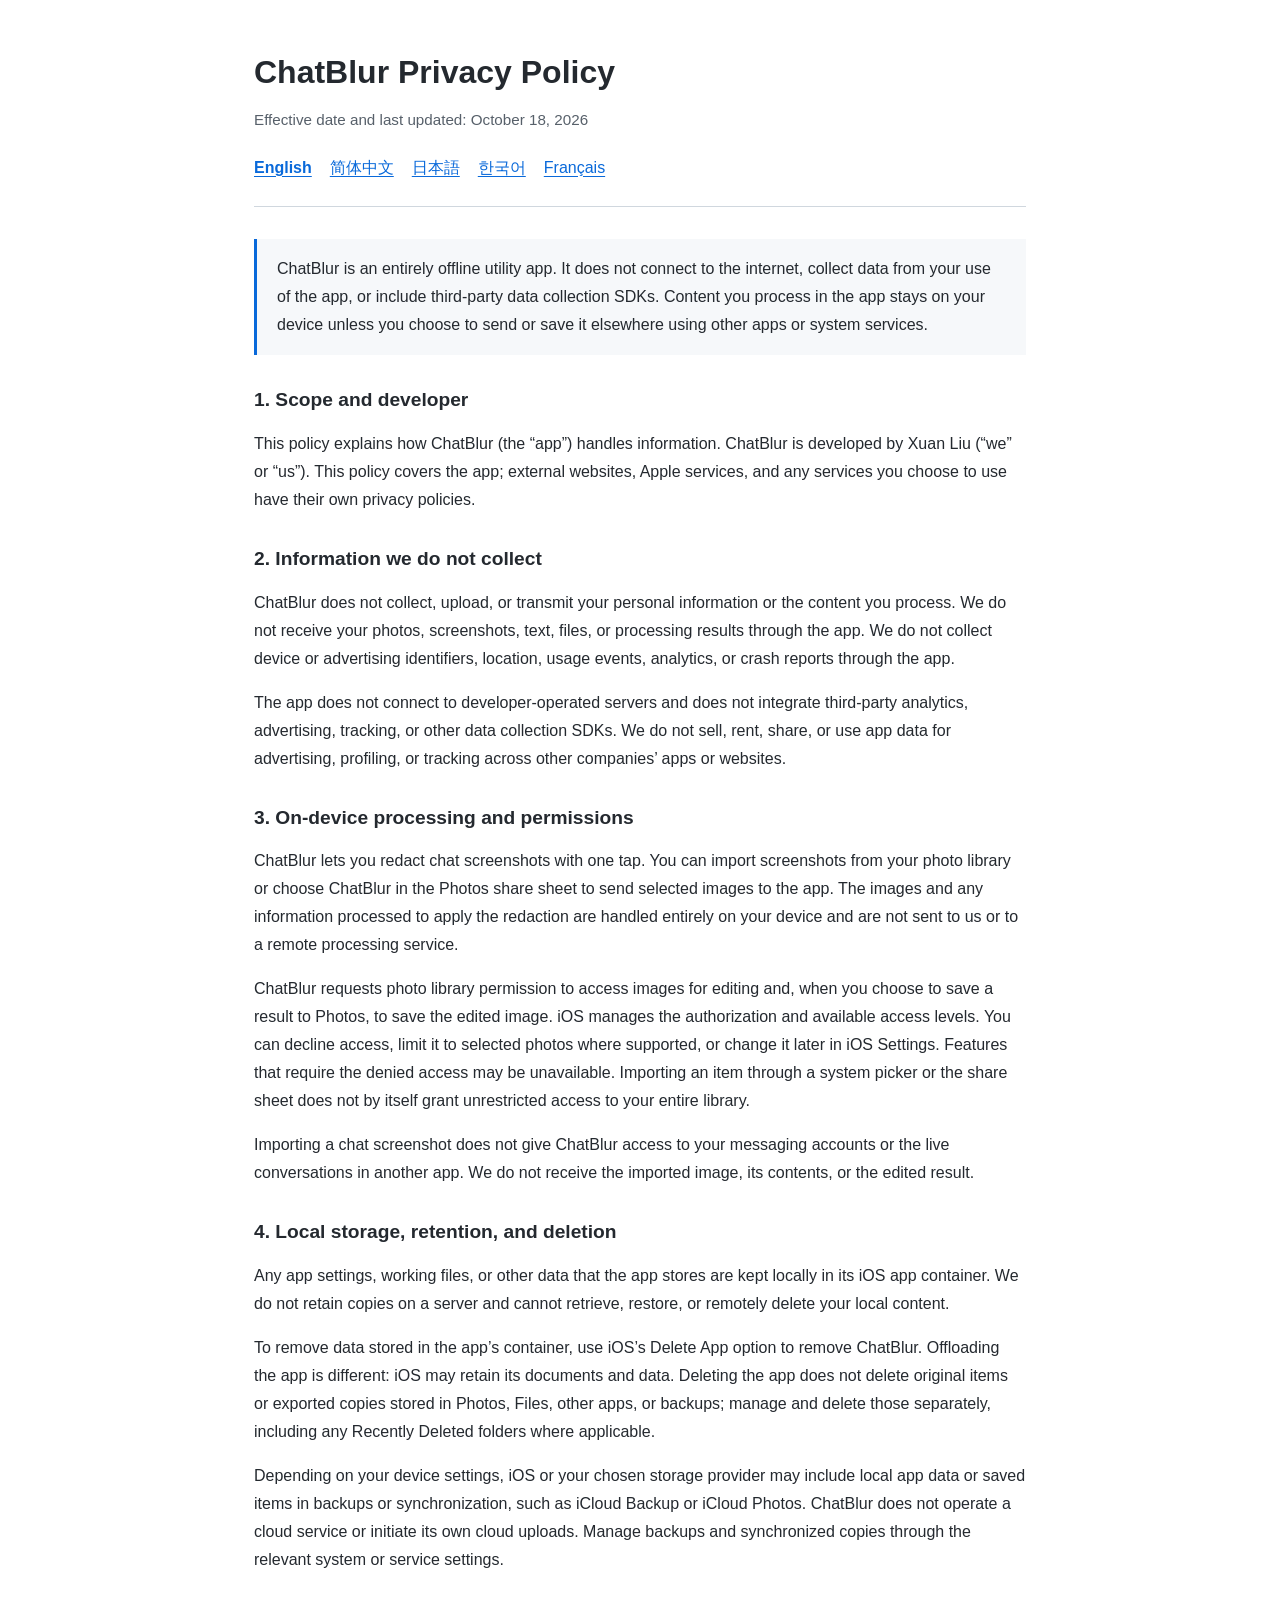
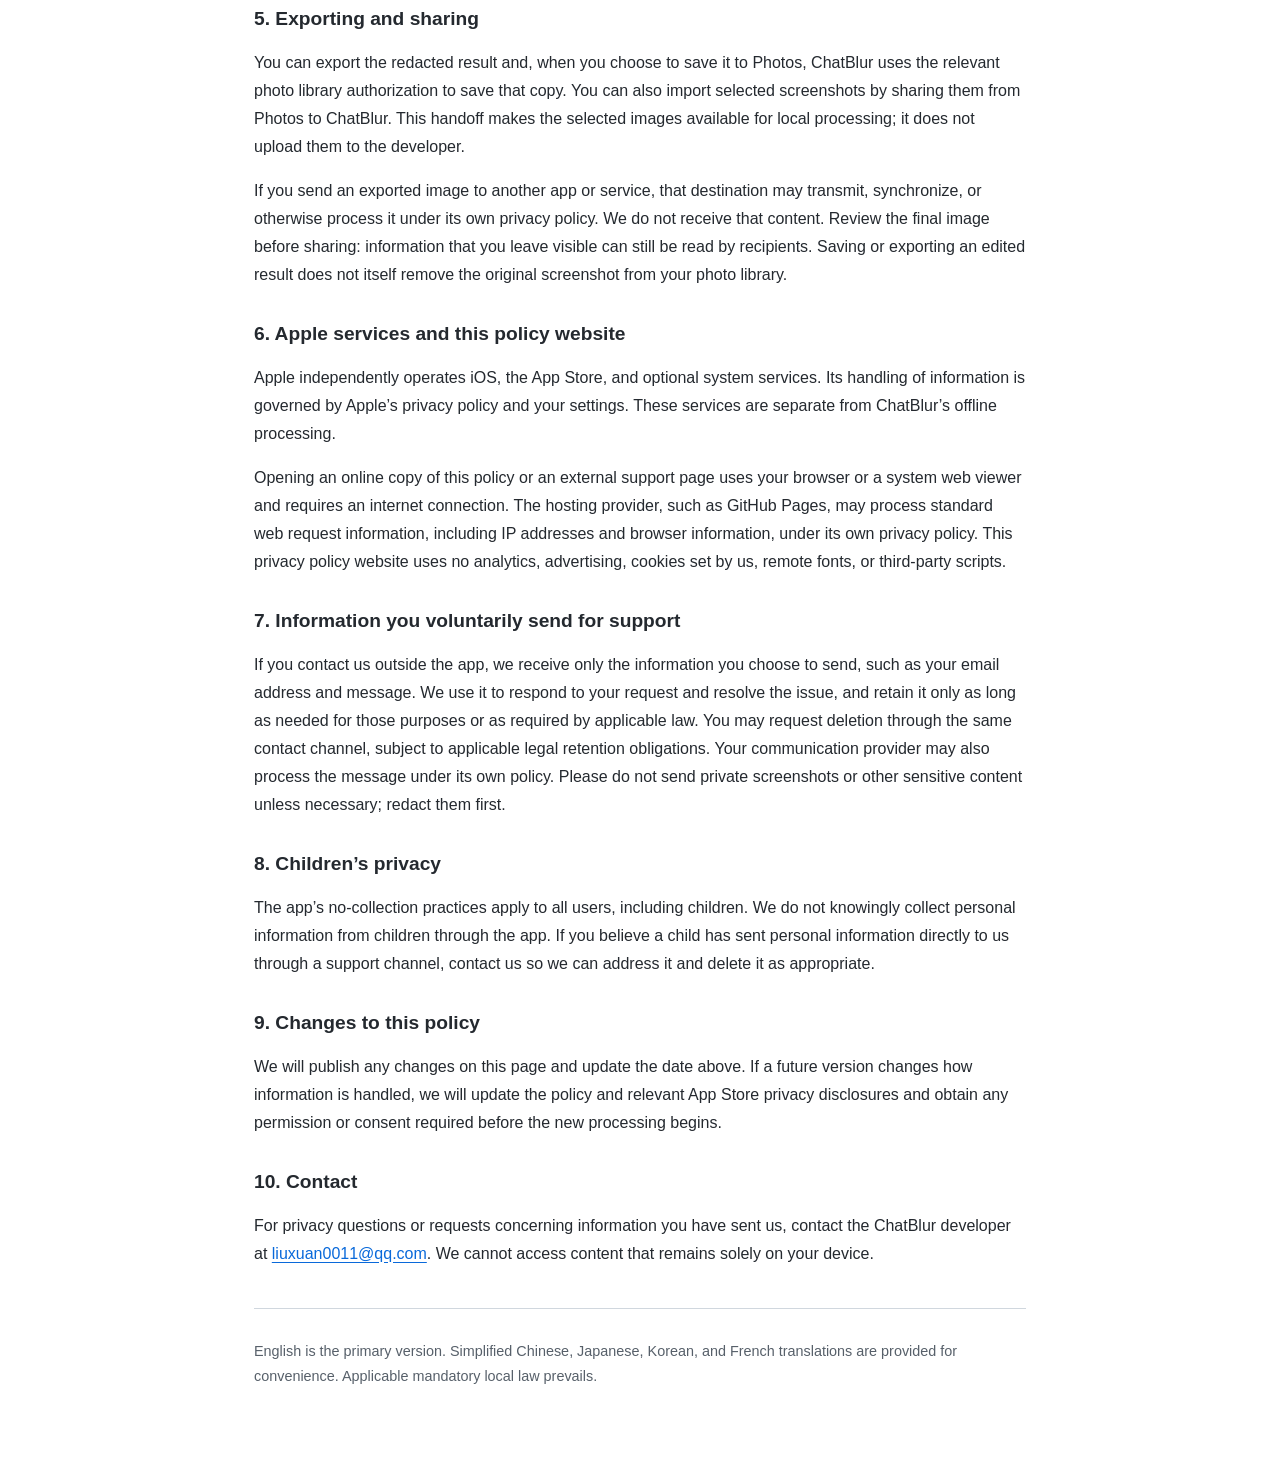
<file: ChatBlur/index.html>
<!doctype html>
<html lang="en">
<head>
<meta charset="utf-8">
<meta name="viewport" content="width=device-width, initial-scale=1">
<meta name="description" content="ChatBlur is an entirely offline utility app. It does not connect to the internet, collect data from your use of the app, or include third-party data collection SDKs. Content you process in the app stays on your device unless you choose to send or save it elsewhere using other apps or system services.">
<title>ChatBlur Privacy Policy</title>
<link rel="stylesheet" href="styles.css">
<link rel="alternate" hreflang="en" href="index.html">
<link rel="alternate" hreflang="zh-Hans" href="zh-Hans.html">
<link rel="alternate" hreflang="ja" href="ja.html">
<link rel="alternate" hreflang="ko" href="ko.html">
<link rel="alternate" hreflang="fr" href="fr.html">
<link rel="alternate" hreflang="x-default" href="index.html">
</head>
<body>
<header>
<h1>ChatBlur Privacy Policy</h1>
<p class="meta">Effective date and last updated: October 18, 2026</p>
<nav aria-label="Language / 语言 / 言語 / 언어 / Langue">
<a href="index.html" lang="en" hreflang="en" aria-current="page">English</a>
<a href="zh-Hans.html" lang="zh-Hans" hreflang="zh-Hans">简体中文</a>
<a href="ja.html" lang="ja" hreflang="ja">日本語</a>
<a href="ko.html" lang="ko" hreflang="ko">한국어</a>
<a href="fr.html" lang="fr" hreflang="fr">Français</a>
</nav>
</header>
<main>
<p class="summary">ChatBlur is an entirely offline utility app. It does not connect to the internet, collect data from your use of the app, or include third-party data collection SDKs. Content you process in the app stays on your device unless you choose to send or save it elsewhere using other apps or system services.</p>
<section>
<h2>1. Scope and developer</h2>
<p>This policy explains how ChatBlur (the “app”) handles information. ChatBlur is developed by Xuan Liu (“we” or “us”). This policy covers the app; external websites, Apple services, and any services you choose to use have their own privacy policies.</p>
</section>
<section>
<h2>2. Information we do not collect</h2>
<p>ChatBlur does not collect, upload, or transmit your personal information or the content you process. We do not receive your photos, screenshots, text, files, or processing results through the app. We do not collect device or advertising identifiers, location, usage events, analytics, or crash reports through the app.</p>
<p>The app does not connect to developer-operated servers and does not integrate third-party analytics, advertising, tracking, or other data collection SDKs. We do not sell, rent, share, or use app data for advertising, profiling, or tracking across other companies’ apps or websites.</p>
</section>
<section>
<h2>3. On-device processing and permissions</h2>
<p>ChatBlur lets you redact chat screenshots with one tap. You can import screenshots from your photo library or choose ChatBlur in the Photos share sheet to send selected images to the app. The images and any information processed to apply the redaction are handled entirely on your device and are not sent to us or to a remote processing service.</p>
<p>ChatBlur requests photo library permission to access images for editing and, when you choose to save a result to Photos, to save the edited image. iOS manages the authorization and available access levels. You can decline access, limit it to selected photos where supported, or change it later in iOS Settings. Features that require the denied access may be unavailable. Importing an item through a system picker or the share sheet does not by itself grant unrestricted access to your entire library.</p>
<p>Importing a chat screenshot does not give ChatBlur access to your messaging accounts or the live conversations in another app. We do not receive the imported image, its contents, or the edited result.</p>
</section>
<section>
<h2>4. Local storage, retention, and deletion</h2>
<p>Any app settings, working files, or other data that the app stores are kept locally in its iOS app container. We do not retain copies on a server and cannot retrieve, restore, or remotely delete your local content.</p>
<p>To remove data stored in the app’s container, use iOS’s Delete App option to remove ChatBlur. Offloading the app is different: iOS may retain its documents and data. Deleting the app does not delete original items or exported copies stored in Photos, Files, other apps, or backups; manage and delete those separately, including any Recently Deleted folders where applicable.</p>
<p>Depending on your device settings, iOS or your chosen storage provider may include local app data or saved items in backups or synchronization, such as iCloud Backup or iCloud Photos. ChatBlur does not operate a cloud service or initiate its own cloud uploads. Manage backups and synchronized copies through the relevant system or service settings.</p>
</section>
<section>
<h2>5. Exporting and sharing</h2>
<p>You can export the redacted result and, when you choose to save it to Photos, ChatBlur uses the relevant photo library authorization to save that copy. You can also import selected screenshots by sharing them from Photos to ChatBlur. This handoff makes the selected images available for local processing; it does not upload them to the developer.</p>
<p>If you send an exported image to another app or service, that destination may transmit, synchronize, or otherwise process it under its own privacy policy. We do not receive that content. Review the final image before sharing: information that you leave visible can still be read by recipients. Saving or exporting an edited result does not itself remove the original screenshot from your photo library.</p>
</section>
<section>
<h2>6. Apple services and this policy website</h2>
<p>Apple independently operates iOS, the App Store, and optional system services. Its handling of information is governed by Apple’s privacy policy and your settings. These services are separate from ChatBlur’s offline processing.</p>
<p>Opening an online copy of this policy or an external support page uses your browser or a system web viewer and requires an internet connection. The hosting provider, such as GitHub Pages, may process standard web request information, including IP addresses and browser information, under its own privacy policy. This privacy policy website uses no analytics, advertising, cookies set by us, remote fonts, or third-party scripts.</p>
</section>
<section>
<h2>7. Information you voluntarily send for support</h2>
<p>If you contact us outside the app, we receive only the information you choose to send, such as your email address and message. We use it to respond to your request and resolve the issue, and retain it only as long as needed for those purposes or as required by applicable law. You may request deletion through the same contact channel, subject to applicable legal retention obligations. Your communication provider may also process the message under its own policy. Please do not send private screenshots or other sensitive content unless necessary; redact them first.</p>
</section>
<section>
<h2>8. Children’s privacy</h2>
<p>The app’s no-collection practices apply to all users, including children. We do not knowingly collect personal information from children through the app. If you believe a child has sent personal information directly to us through a support channel, contact us so we can address it and delete it as appropriate.</p>
</section>
<section>
<h2>9. Changes to this policy</h2>
<p>We will publish any changes on this page and update the date above. If a future version changes how information is handled, we will update the policy and relevant App Store privacy disclosures and obtain any permission or consent required before the new processing begins.</p>
</section>
<section>
<h2>10. Contact</h2>
<p>For privacy questions or requests concerning information you have sent us, contact the ChatBlur developer at <a href="mailto:liuxuan0011@qq.com">liuxuan0011@qq.com</a>. We cannot access content that remains solely on your device.</p>
</section>
</main>
<footer><p>English is the primary version. Simplified Chinese, Japanese, Korean, and French translations are provided for convenience. Applicable mandatory local law prevails.</p></footer>
</body>
</html>
</file>
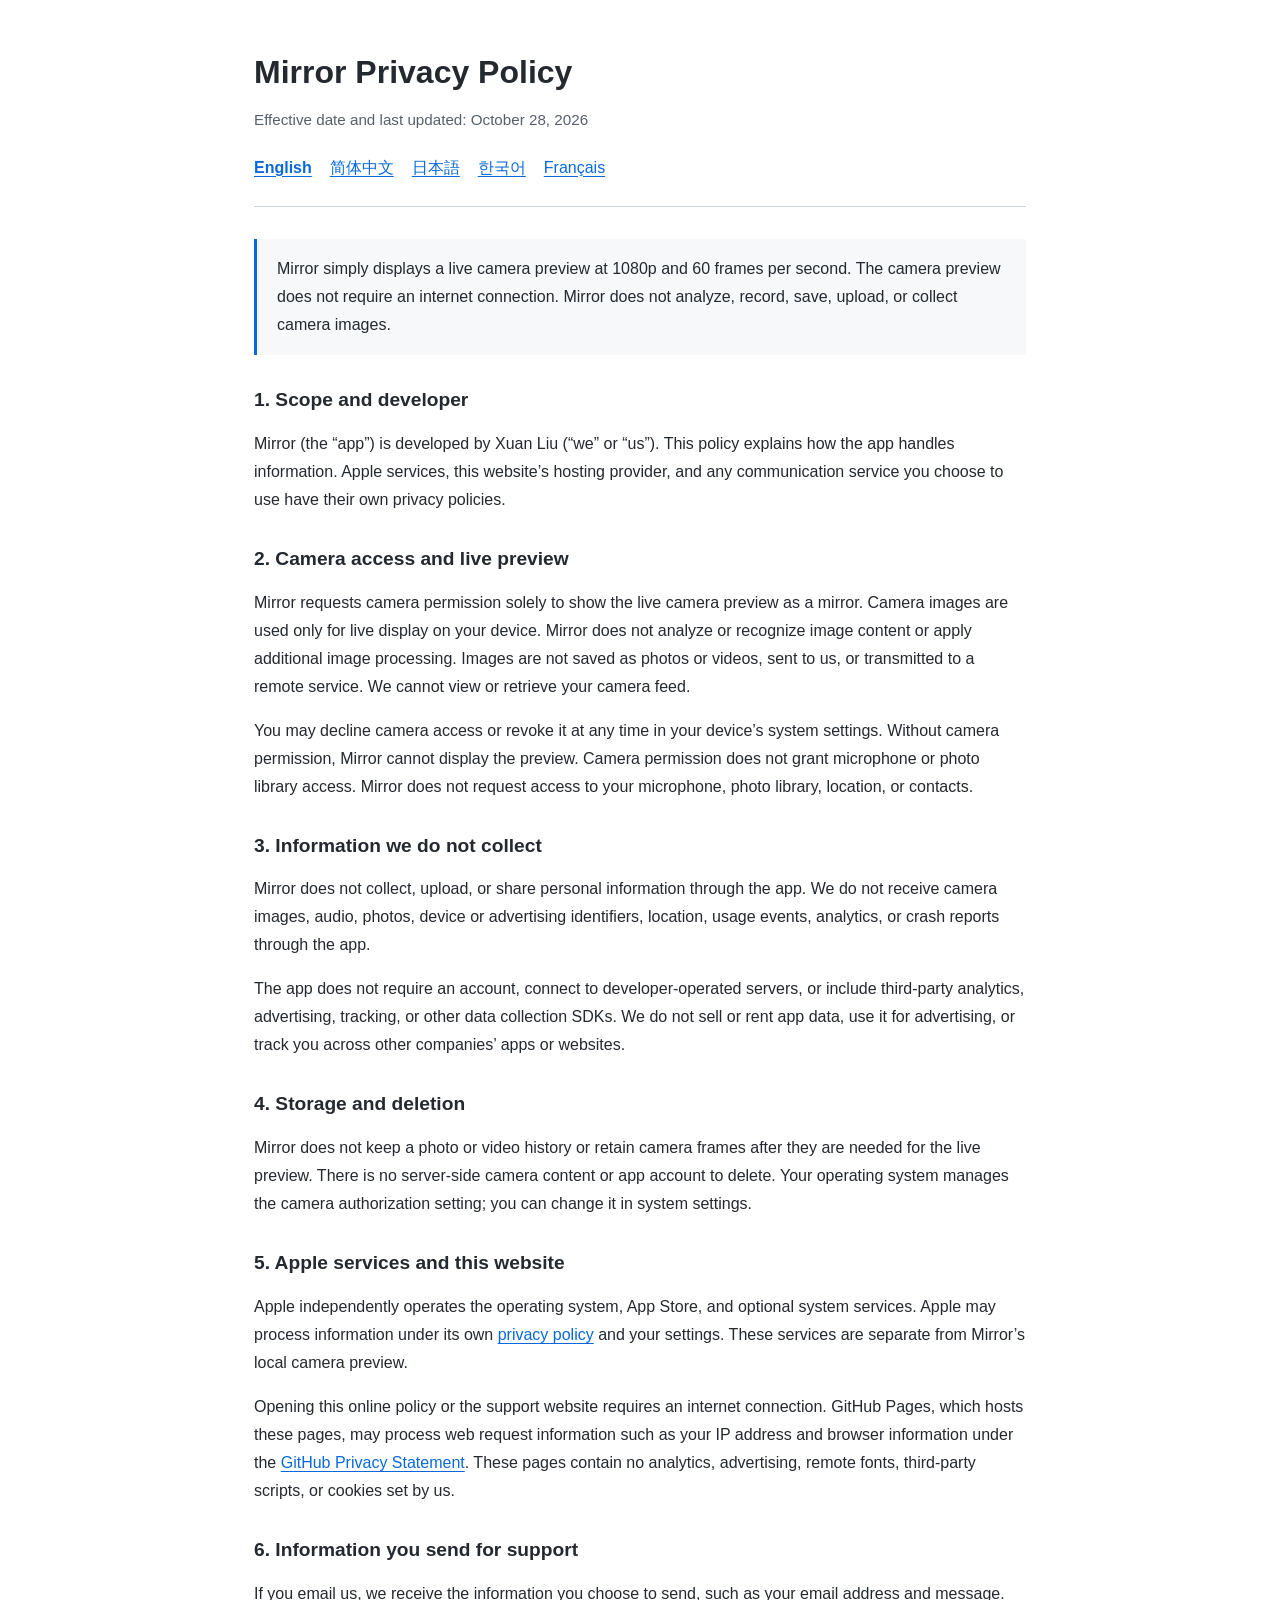
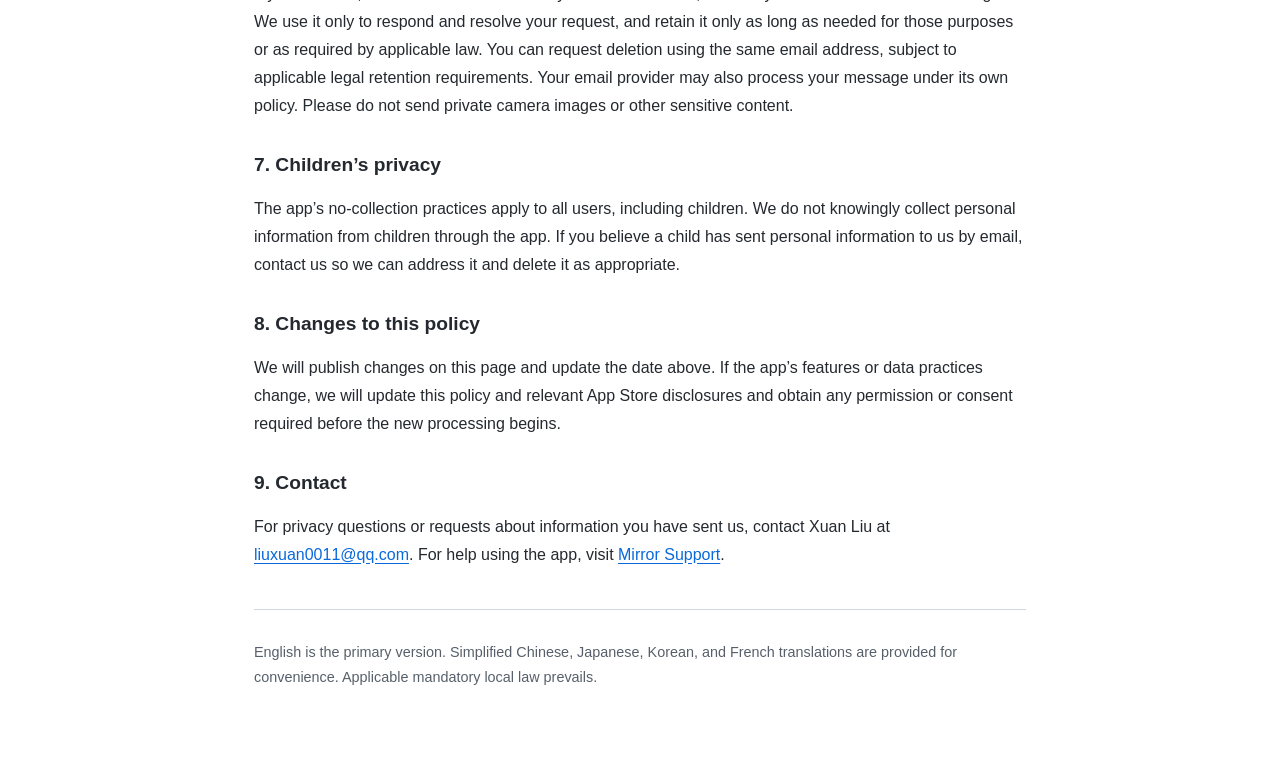
<file: Mirror/index.html>
<!doctype html>
<html lang="en">
<head>
<meta charset="utf-8">
<meta name="viewport" content="width=device-width, initial-scale=1">
<meta name="description" content="Mirror displays a 1080p, 60 fps live camera preview. It does not analyze, record, save, upload, or collect camera images.">
<title>Mirror Privacy Policy</title>
<link rel="stylesheet" href="styles.css">
<link rel="alternate" hreflang="en" href="index.html">
<link rel="alternate" hreflang="zh-Hans" href="zh-Hans.html">
<link rel="alternate" hreflang="ja" href="ja.html">
<link rel="alternate" hreflang="ko" href="ko.html">
<link rel="alternate" hreflang="fr" href="fr.html">
<link rel="alternate" hreflang="x-default" href="index.html">
</head>
<body>
<header>
<h1>Mirror Privacy Policy</h1>
<p class="meta">Effective date and last updated: October 28, 2026</p>
<nav aria-label="Language / 语言 / 言語 / 언어 / Langue">
<a href="index.html" lang="en" hreflang="en" aria-current="page">English</a>
<a href="zh-Hans.html" lang="zh-Hans" hreflang="zh-Hans">简体中文</a>
<a href="ja.html" lang="ja" hreflang="ja">日本語</a>
<a href="ko.html" lang="ko" hreflang="ko">한국어</a>
<a href="fr.html" lang="fr" hreflang="fr">Français</a>
</nav>
</header>
<main>
<p class="summary">Mirror simply displays a live camera preview at 1080p and 60 frames per second. The camera preview does not require an internet connection. Mirror does not analyze, record, save, upload, or collect camera images.</p>
<section>
<h2>1. Scope and developer</h2>
<p>Mirror (the “app”) is developed by Xuan Liu (“we” or “us”). This policy explains how the app handles information. Apple services, this website’s hosting provider, and any communication service you choose to use have their own privacy policies.</p>
</section>
<section>
<h2>2. Camera access and live preview</h2>
<p>Mirror requests camera permission solely to show the live camera preview as a mirror. Camera images are used only for live display on your device. Mirror does not analyze or recognize image content or apply additional image processing. Images are not saved as photos or videos, sent to us, or transmitted to a remote service. We cannot view or retrieve your camera feed.</p>
<p>You may decline camera access or revoke it at any time in your device’s system settings. Without camera permission, Mirror cannot display the preview. Camera permission does not grant microphone or photo library access. Mirror does not request access to your microphone, photo library, location, or contacts.</p>
</section>
<section>
<h2>3. Information we do not collect</h2>
<p>Mirror does not collect, upload, or share personal information through the app. We do not receive camera images, audio, photos, device or advertising identifiers, location, usage events, analytics, or crash reports through the app.</p>
<p>The app does not require an account, connect to developer-operated servers, or include third-party analytics, advertising, tracking, or other data collection SDKs. We do not sell or rent app data, use it for advertising, or track you across other companies’ apps or websites.</p>
</section>
<section>
<h2>4. Storage and deletion</h2>
<p>Mirror does not keep a photo or video history or retain camera frames after they are needed for the live preview. There is no server-side camera content or app account to delete. Your operating system manages the camera authorization setting; you can change it in system settings.</p>
</section>
<section>
<h2>5. Apple services and this website</h2>
<p>Apple independently operates the operating system, App Store, and optional system services. Apple may process information under its own <a href="https://www.apple.com/legal/privacy/">privacy policy</a> and your settings. These services are separate from Mirror’s local camera preview.</p>
<p>Opening this online policy or the support website requires an internet connection. GitHub Pages, which hosts these pages, may process web request information such as your IP address and browser information under the <a href="https://docs.github.com/en/site-policy/privacy-policies/github-general-privacy-statement">GitHub Privacy Statement</a>. These pages contain no analytics, advertising, remote fonts, third-party scripts, or cookies set by us.</p>
</section>
<section>
<h2>6. Information you send for support</h2>
<p>If you email us, we receive the information you choose to send, such as your email address and message. We use it only to respond and resolve your request, and retain it only as long as needed for those purposes or as required by applicable law. You can request deletion using the same email address, subject to applicable legal retention requirements. Your email provider may also process your message under its own policy. Please do not send private camera images or other sensitive content.</p>
</section>
<section>
<h2>7. Children’s privacy</h2>
<p>The app’s no-collection practices apply to all users, including children. We do not knowingly collect personal information from children through the app. If you believe a child has sent personal information to us by email, contact us so we can address it and delete it as appropriate.</p>
</section>
<section>
<h2>8. Changes to this policy</h2>
<p>We will publish changes on this page and update the date above. If the app’s features or data practices change, we will update this policy and relevant App Store disclosures and obtain any permission or consent required before the new processing begins.</p>
</section>
<section>
<h2>9. Contact</h2>
<p>For privacy questions or requests about information you have sent us, contact Xuan Liu at <a href="mailto:liuxuan0011@qq.com">liuxuan0011@qq.com</a>. For help using the app, visit <a href="support.html">Mirror Support</a>.</p>
</section>
</main>
<footer><p>English is the primary version. Simplified Chinese, Japanese, Korean, and French translations are provided for convenience. Applicable mandatory local law prevails.</p></footer>
</body>
</html>
</file>
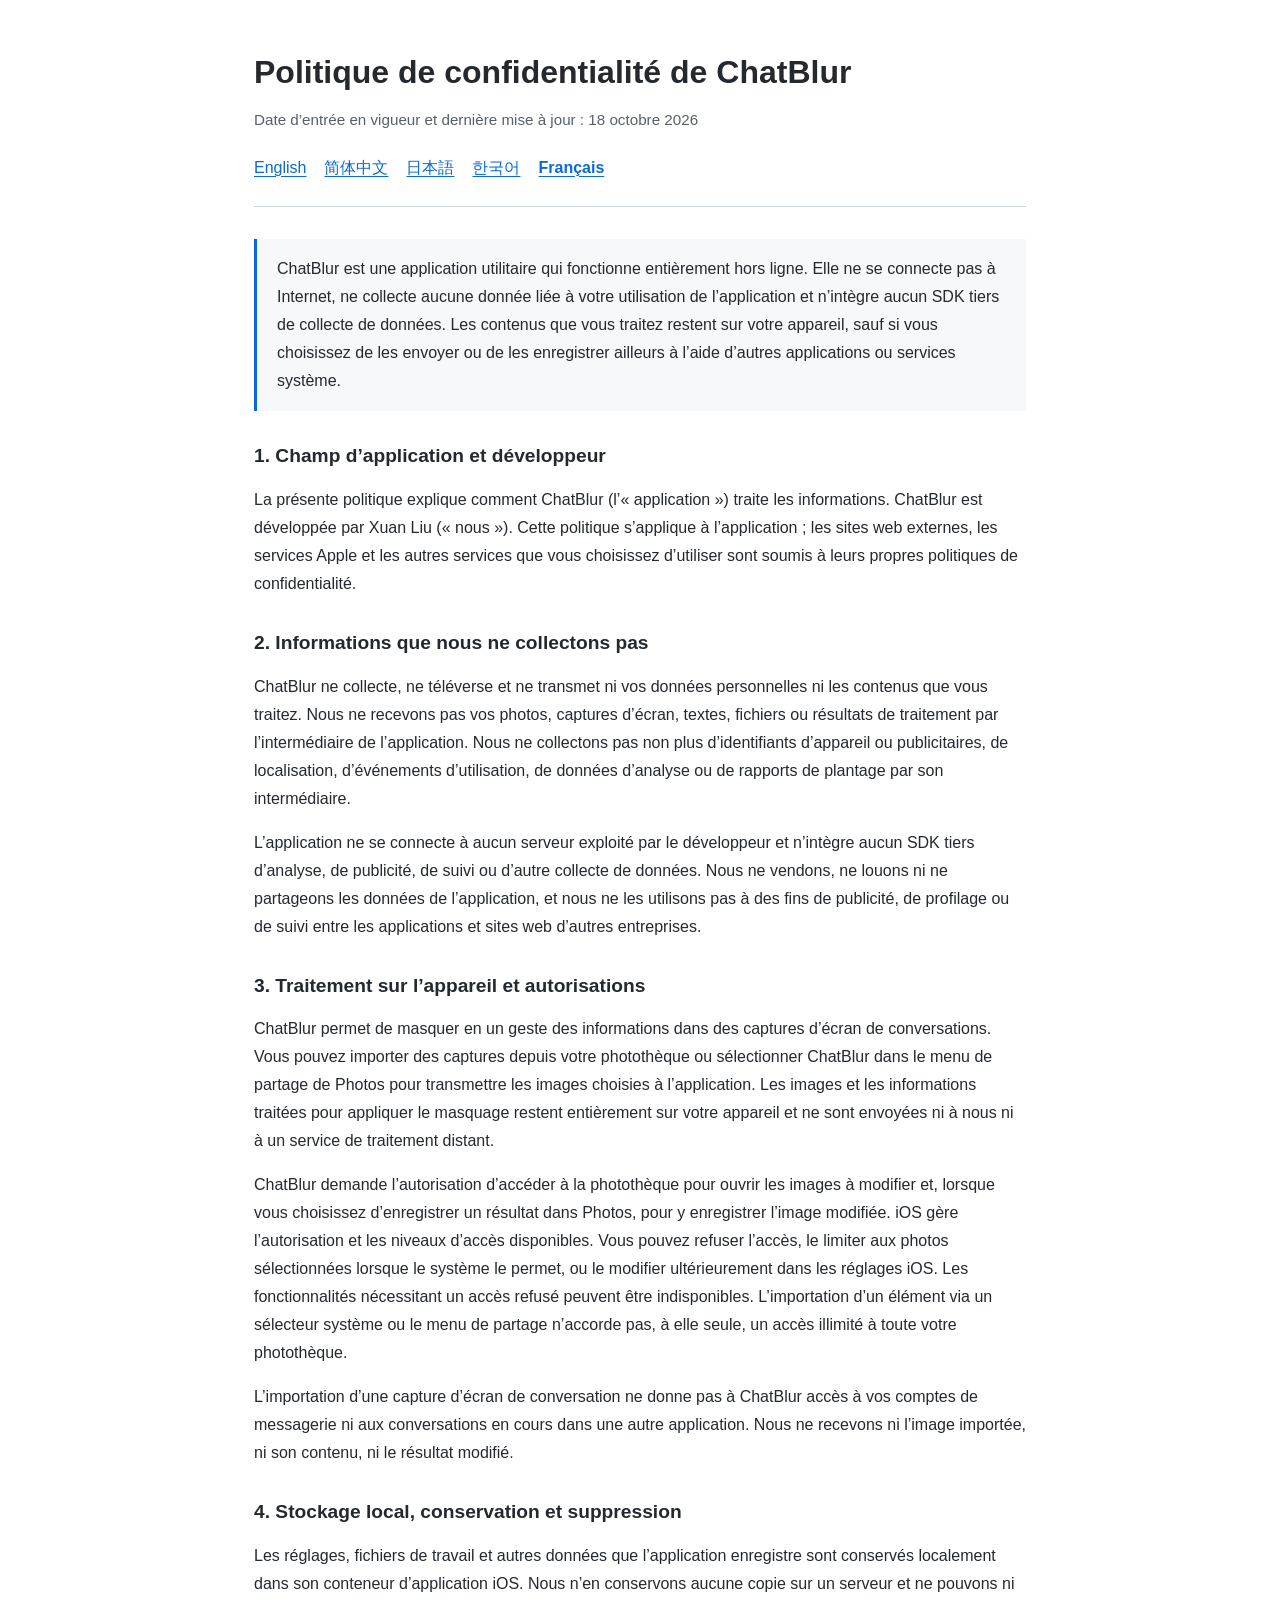
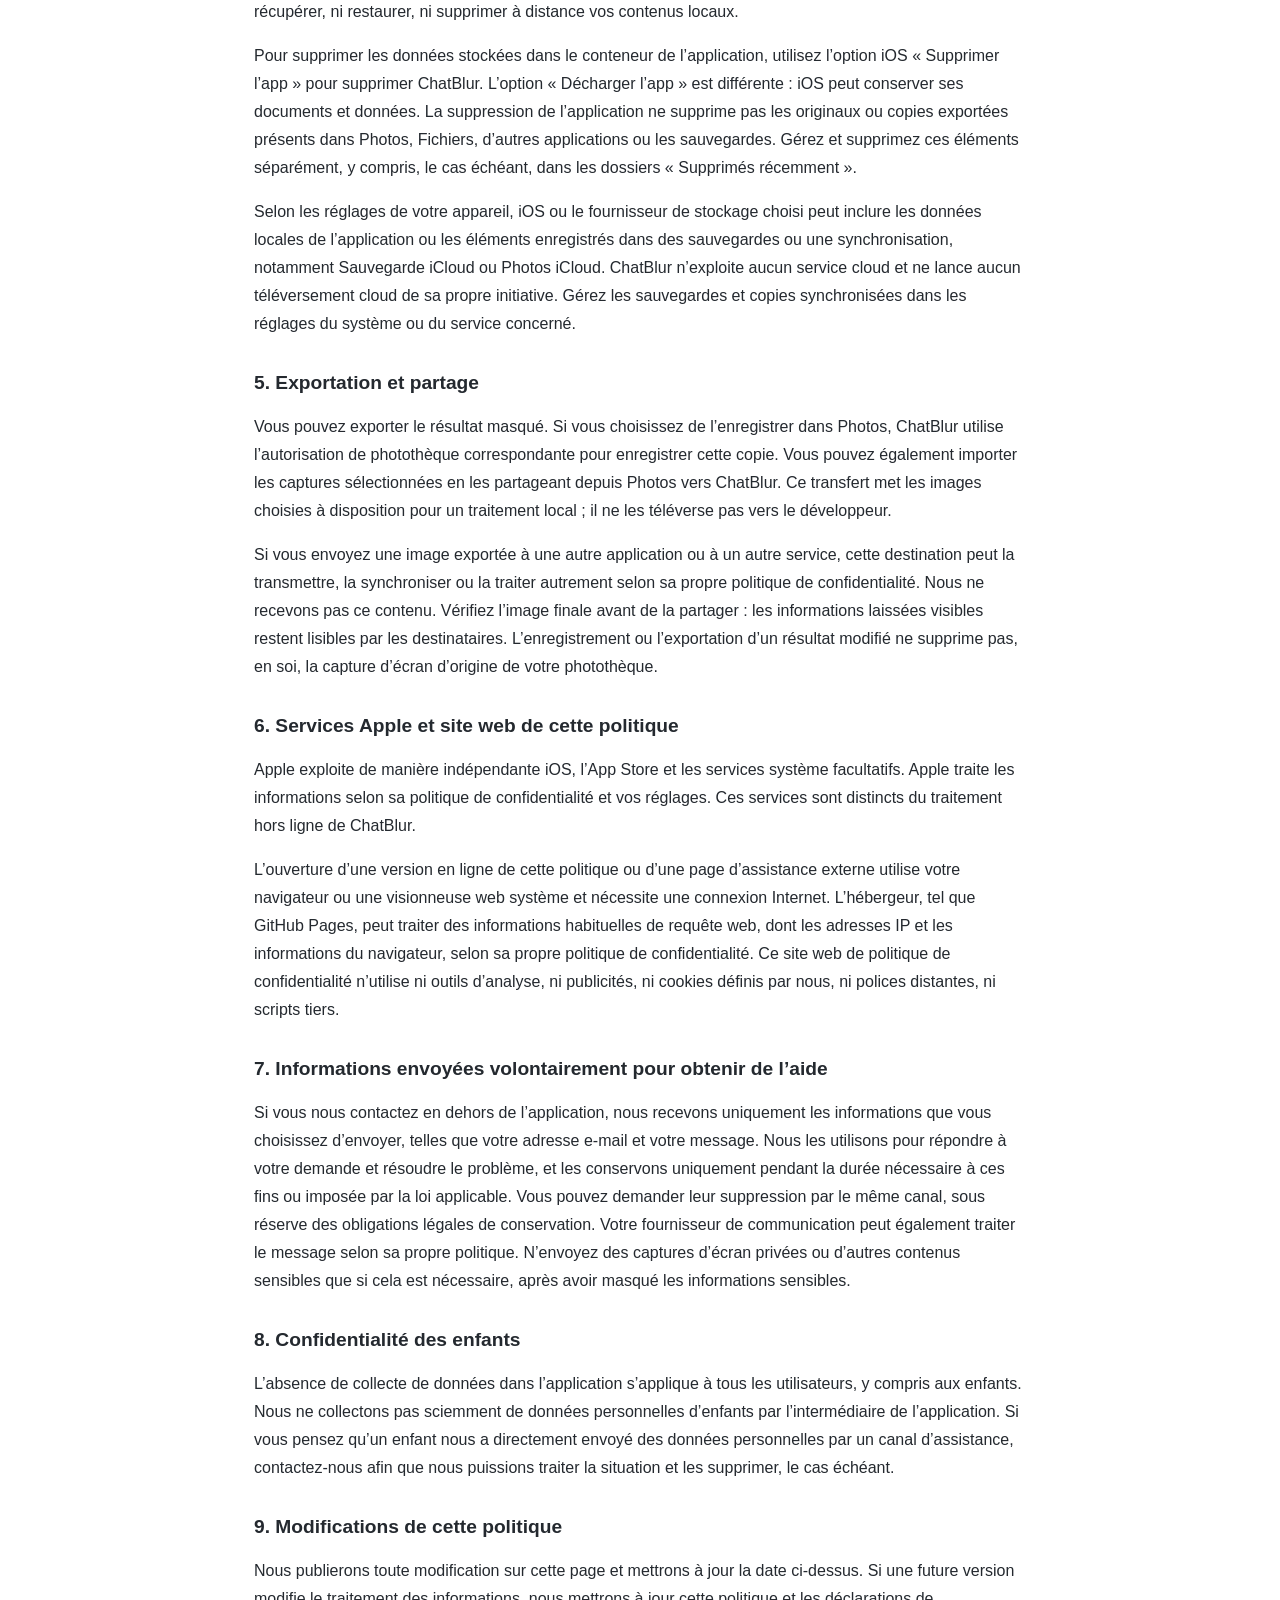
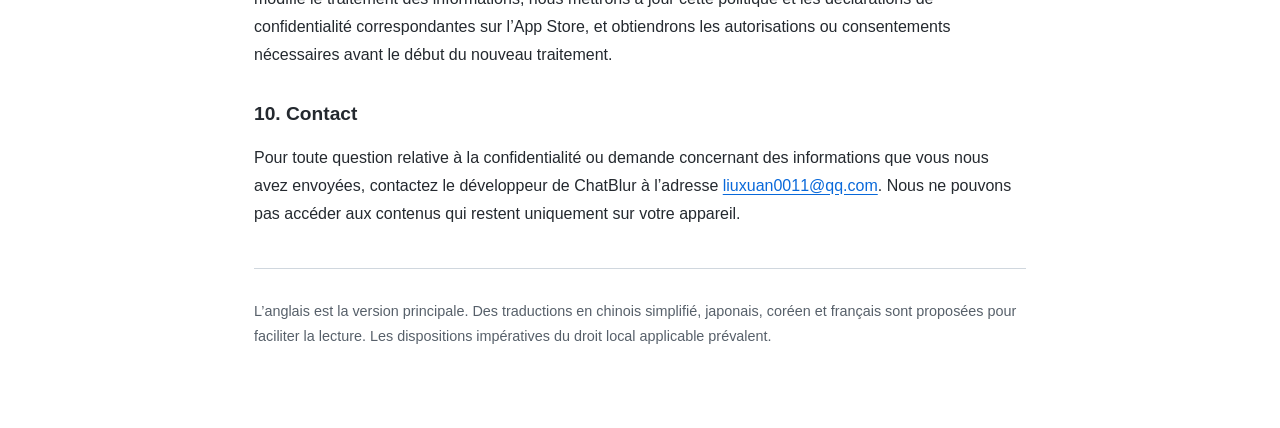
<file: ChatBlur/fr.html>
<!doctype html>
<html lang="fr">
<head>
<meta charset="utf-8">
<meta name="viewport" content="width=device-width, initial-scale=1">
<meta name="description" content="ChatBlur est une application utilitaire qui fonctionne entièrement hors ligne. Elle ne se connecte pas à Internet, ne collecte aucune donnée liée à votre utilisation de l’application et n’intègre aucun SDK tiers de collecte de données. Les contenus que vous traitez restent sur votre appareil, sauf si vous choisissez de les envoyer ou de les enregistrer ailleurs à l’aide d’autres applications ou services système.">
<title>Politique de confidentialité de ChatBlur</title>
<link rel="stylesheet" href="styles.css">
<link rel="alternate" hreflang="en" href="index.html">
<link rel="alternate" hreflang="zh-Hans" href="zh-Hans.html">
<link rel="alternate" hreflang="ja" href="ja.html">
<link rel="alternate" hreflang="ko" href="ko.html">
<link rel="alternate" hreflang="fr" href="fr.html">
<link rel="alternate" hreflang="x-default" href="index.html">
</head>
<body>
<header>
<h1>Politique de confidentialité de ChatBlur</h1>
<p class="meta">Date d’entrée en vigueur et dernière mise à jour : 18 octobre 2026</p>
<nav aria-label="Language / 语言 / 言語 / 언어 / Langue">
<a href="index.html" lang="en" hreflang="en">English</a>
<a href="zh-Hans.html" lang="zh-Hans" hreflang="zh-Hans">简体中文</a>
<a href="ja.html" lang="ja" hreflang="ja">日本語</a>
<a href="ko.html" lang="ko" hreflang="ko">한국어</a>
<a href="fr.html" lang="fr" hreflang="fr" aria-current="page">Français</a>
</nav>
</header>
<main>
<p class="summary">ChatBlur est une application utilitaire qui fonctionne entièrement hors ligne. Elle ne se connecte pas à Internet, ne collecte aucune donnée liée à votre utilisation de l’application et n’intègre aucun SDK tiers de collecte de données. Les contenus que vous traitez restent sur votre appareil, sauf si vous choisissez de les envoyer ou de les enregistrer ailleurs à l’aide d’autres applications ou services système.</p>
<section>
<h2>1. Champ d’application et développeur</h2>
<p>La présente politique explique comment ChatBlur (l’« application ») traite les informations. ChatBlur est développée par Xuan Liu (« nous »). Cette politique s’applique à l’application ; les sites web externes, les services Apple et les autres services que vous choisissez d’utiliser sont soumis à leurs propres politiques de confidentialité.</p>
</section>
<section>
<h2>2. Informations que nous ne collectons pas</h2>
<p>ChatBlur ne collecte, ne téléverse et ne transmet ni vos données personnelles ni les contenus que vous traitez. Nous ne recevons pas vos photos, captures d’écran, textes, fichiers ou résultats de traitement par l’intermédiaire de l’application. Nous ne collectons pas non plus d’identifiants d’appareil ou publicitaires, de localisation, d’événements d’utilisation, de données d’analyse ou de rapports de plantage par son intermédiaire.</p>
<p>L’application ne se connecte à aucun serveur exploité par le développeur et n’intègre aucun SDK tiers d’analyse, de publicité, de suivi ou d’autre collecte de données. Nous ne vendons, ne louons ni ne partageons les données de l’application, et nous ne les utilisons pas à des fins de publicité, de profilage ou de suivi entre les applications et sites web d’autres entreprises.</p>
</section>
<section>
<h2>3. Traitement sur l’appareil et autorisations</h2>
<p>ChatBlur permet de masquer en un geste des informations dans des captures d’écran de conversations. Vous pouvez importer des captures depuis votre photothèque ou sélectionner ChatBlur dans le menu de partage de Photos pour transmettre les images choisies à l’application. Les images et les informations traitées pour appliquer le masquage restent entièrement sur votre appareil et ne sont envoyées ni à nous ni à un service de traitement distant.</p>
<p>ChatBlur demande l’autorisation d’accéder à la photothèque pour ouvrir les images à modifier et, lorsque vous choisissez d’enregistrer un résultat dans Photos, pour y enregistrer l’image modifiée. iOS gère l’autorisation et les niveaux d’accès disponibles. Vous pouvez refuser l’accès, le limiter aux photos sélectionnées lorsque le système le permet, ou le modifier ultérieurement dans les réglages iOS. Les fonctionnalités nécessitant un accès refusé peuvent être indisponibles. L’importation d’un élément via un sélecteur système ou le menu de partage n’accorde pas, à elle seule, un accès illimité à toute votre photothèque.</p>
<p>L’importation d’une capture d’écran de conversation ne donne pas à ChatBlur accès à vos comptes de messagerie ni aux conversations en cours dans une autre application. Nous ne recevons ni l’image importée, ni son contenu, ni le résultat modifié.</p>
</section>
<section>
<h2>4. Stockage local, conservation et suppression</h2>
<p>Les réglages, fichiers de travail et autres données que l’application enregistre sont conservés localement dans son conteneur d’application iOS. Nous n’en conservons aucune copie sur un serveur et ne pouvons ni récupérer, ni restaurer, ni supprimer à distance vos contenus locaux.</p>
<p>Pour supprimer les données stockées dans le conteneur de l’application, utilisez l’option iOS « Supprimer l’app » pour supprimer ChatBlur. L’option « Décharger l’app » est différente : iOS peut conserver ses documents et données. La suppression de l’application ne supprime pas les originaux ou copies exportées présents dans Photos, Fichiers, d’autres applications ou les sauvegardes. Gérez et supprimez ces éléments séparément, y compris, le cas échéant, dans les dossiers « Supprimés récemment ».</p>
<p>Selon les réglages de votre appareil, iOS ou le fournisseur de stockage choisi peut inclure les données locales de l’application ou les éléments enregistrés dans des sauvegardes ou une synchronisation, notamment Sauvegarde iCloud ou Photos iCloud. ChatBlur n’exploite aucun service cloud et ne lance aucun téléversement cloud de sa propre initiative. Gérez les sauvegardes et copies synchronisées dans les réglages du système ou du service concerné.</p>
</section>
<section>
<h2>5. Exportation et partage</h2>
<p>Vous pouvez exporter le résultat masqué. Si vous choisissez de l’enregistrer dans Photos, ChatBlur utilise l’autorisation de photothèque correspondante pour enregistrer cette copie. Vous pouvez également importer les captures sélectionnées en les partageant depuis Photos vers ChatBlur. Ce transfert met les images choisies à disposition pour un traitement local ; il ne les téléverse pas vers le développeur.</p>
<p>Si vous envoyez une image exportée à une autre application ou à un autre service, cette destination peut la transmettre, la synchroniser ou la traiter autrement selon sa propre politique de confidentialité. Nous ne recevons pas ce contenu. Vérifiez l’image finale avant de la partager : les informations laissées visibles restent lisibles par les destinataires. L’enregistrement ou l’exportation d’un résultat modifié ne supprime pas, en soi, la capture d’écran d’origine de votre photothèque.</p>
</section>
<section>
<h2>6. Services Apple et site web de cette politique</h2>
<p>Apple exploite de manière indépendante iOS, l’App Store et les services système facultatifs. Apple traite les informations selon sa politique de confidentialité et vos réglages. Ces services sont distincts du traitement hors ligne de ChatBlur.</p>
<p>L’ouverture d’une version en ligne de cette politique ou d’une page d’assistance externe utilise votre navigateur ou une visionneuse web système et nécessite une connexion Internet. L’hébergeur, tel que GitHub Pages, peut traiter des informations habituelles de requête web, dont les adresses IP et les informations du navigateur, selon sa propre politique de confidentialité. Ce site web de politique de confidentialité n’utilise ni outils d’analyse, ni publicités, ni cookies définis par nous, ni polices distantes, ni scripts tiers.</p>
</section>
<section>
<h2>7. Informations envoyées volontairement pour obtenir de l’aide</h2>
<p>Si vous nous contactez en dehors de l’application, nous recevons uniquement les informations que vous choisissez d’envoyer, telles que votre adresse e-mail et votre message. Nous les utilisons pour répondre à votre demande et résoudre le problème, et les conservons uniquement pendant la durée nécessaire à ces fins ou imposée par la loi applicable. Vous pouvez demander leur suppression par le même canal, sous réserve des obligations légales de conservation. Votre fournisseur de communication peut également traiter le message selon sa propre politique. N’envoyez des captures d’écran privées ou d’autres contenus sensibles que si cela est nécessaire, après avoir masqué les informations sensibles.</p>
</section>
<section>
<h2>8. Confidentialité des enfants</h2>
<p>L’absence de collecte de données dans l’application s’applique à tous les utilisateurs, y compris aux enfants. Nous ne collectons pas sciemment de données personnelles d’enfants par l’intermédiaire de l’application. Si vous pensez qu’un enfant nous a directement envoyé des données personnelles par un canal d’assistance, contactez-nous afin que nous puissions traiter la situation et les supprimer, le cas échéant.</p>
</section>
<section>
<h2>9. Modifications de cette politique</h2>
<p>Nous publierons toute modification sur cette page et mettrons à jour la date ci-dessus. Si une future version modifie le traitement des informations, nous mettrons à jour cette politique et les déclarations de confidentialité correspondantes sur l’App Store, et obtiendrons les autorisations ou consentements nécessaires avant le début du nouveau traitement.</p>
</section>
<section>
<h2>10. Contact</h2>
<p>Pour toute question relative à la confidentialité ou demande concernant des informations que vous nous avez envoyées, contactez le développeur de ChatBlur à l’adresse <a href="mailto:liuxuan0011@qq.com">liuxuan0011@qq.com</a>. Nous ne pouvons pas accéder aux contenus qui restent uniquement sur votre appareil.</p>
</section>
</main>
<footer><p>L’anglais est la version principale. Des traductions en chinois simplifié, japonais, coréen et français sont proposées pour faciliter la lecture. Les dispositions impératives du droit local applicable prévalent.</p></footer>
</body>
</html>
</file>
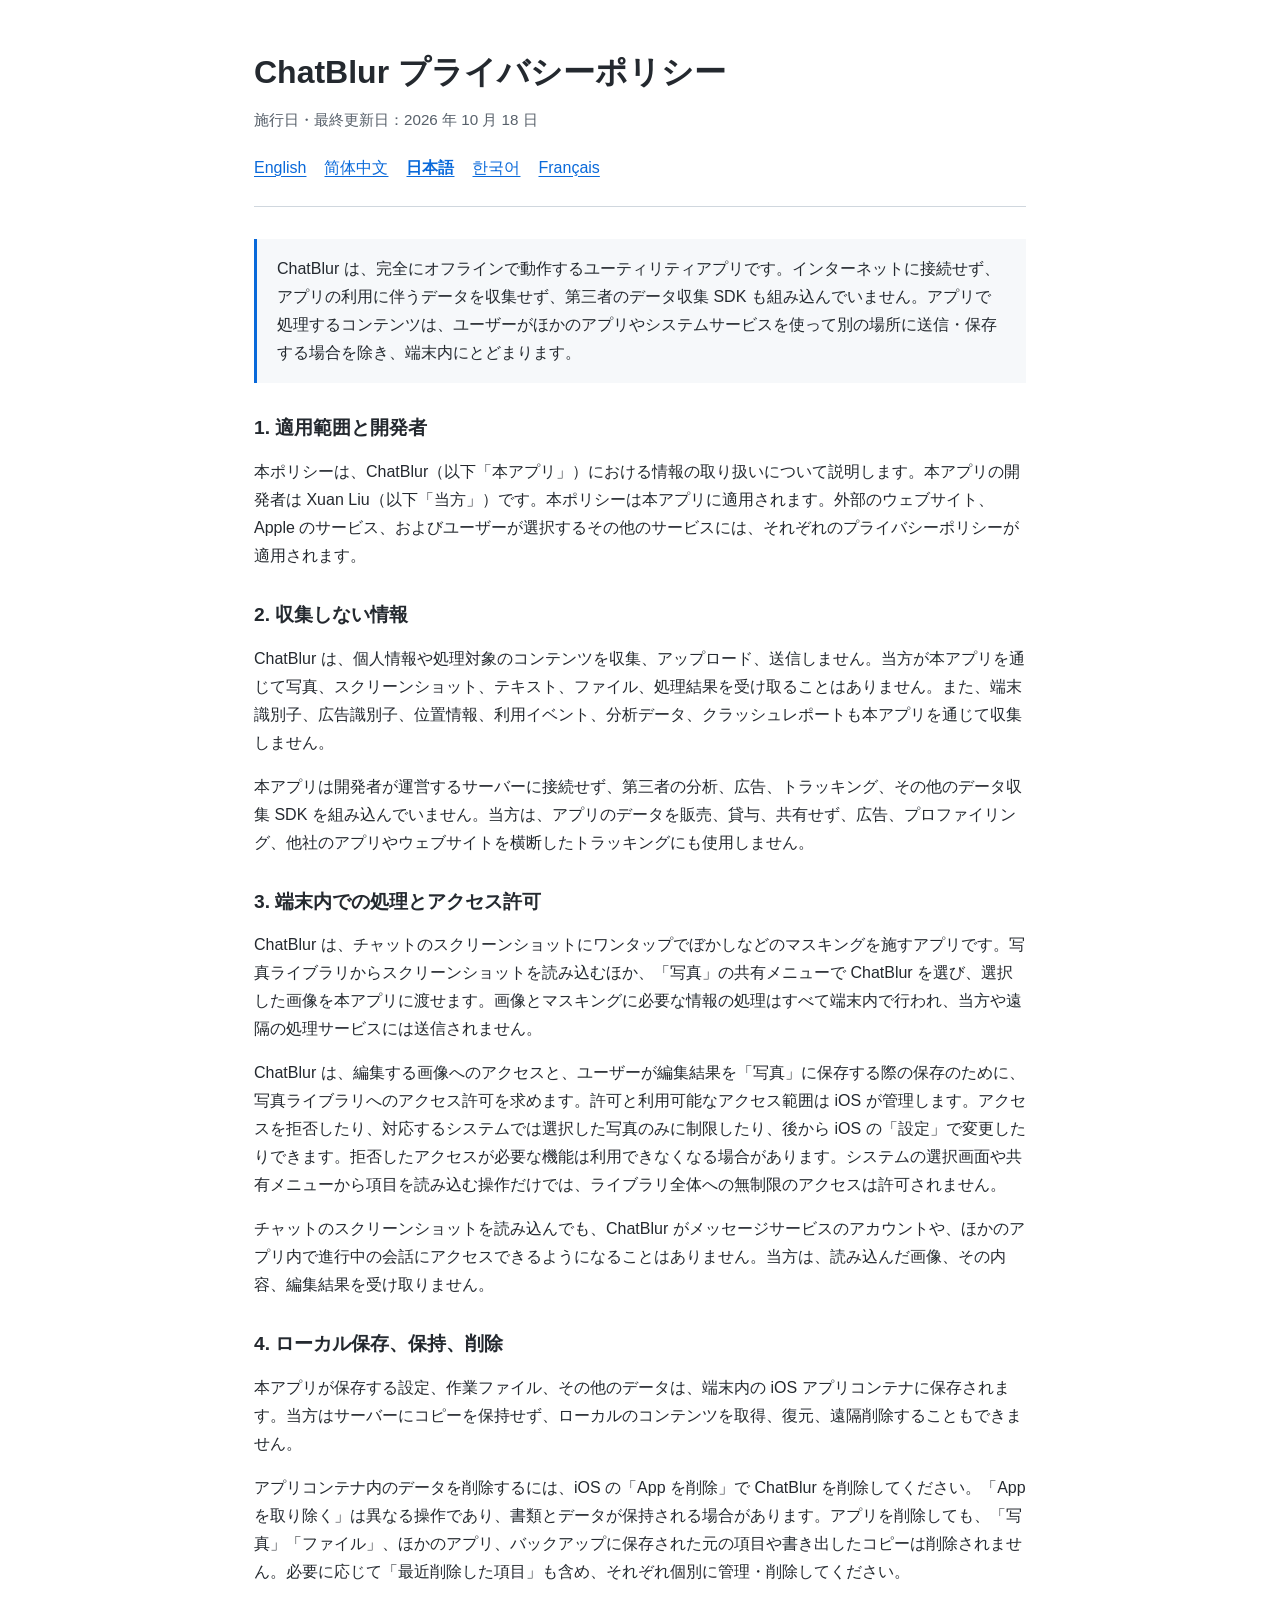
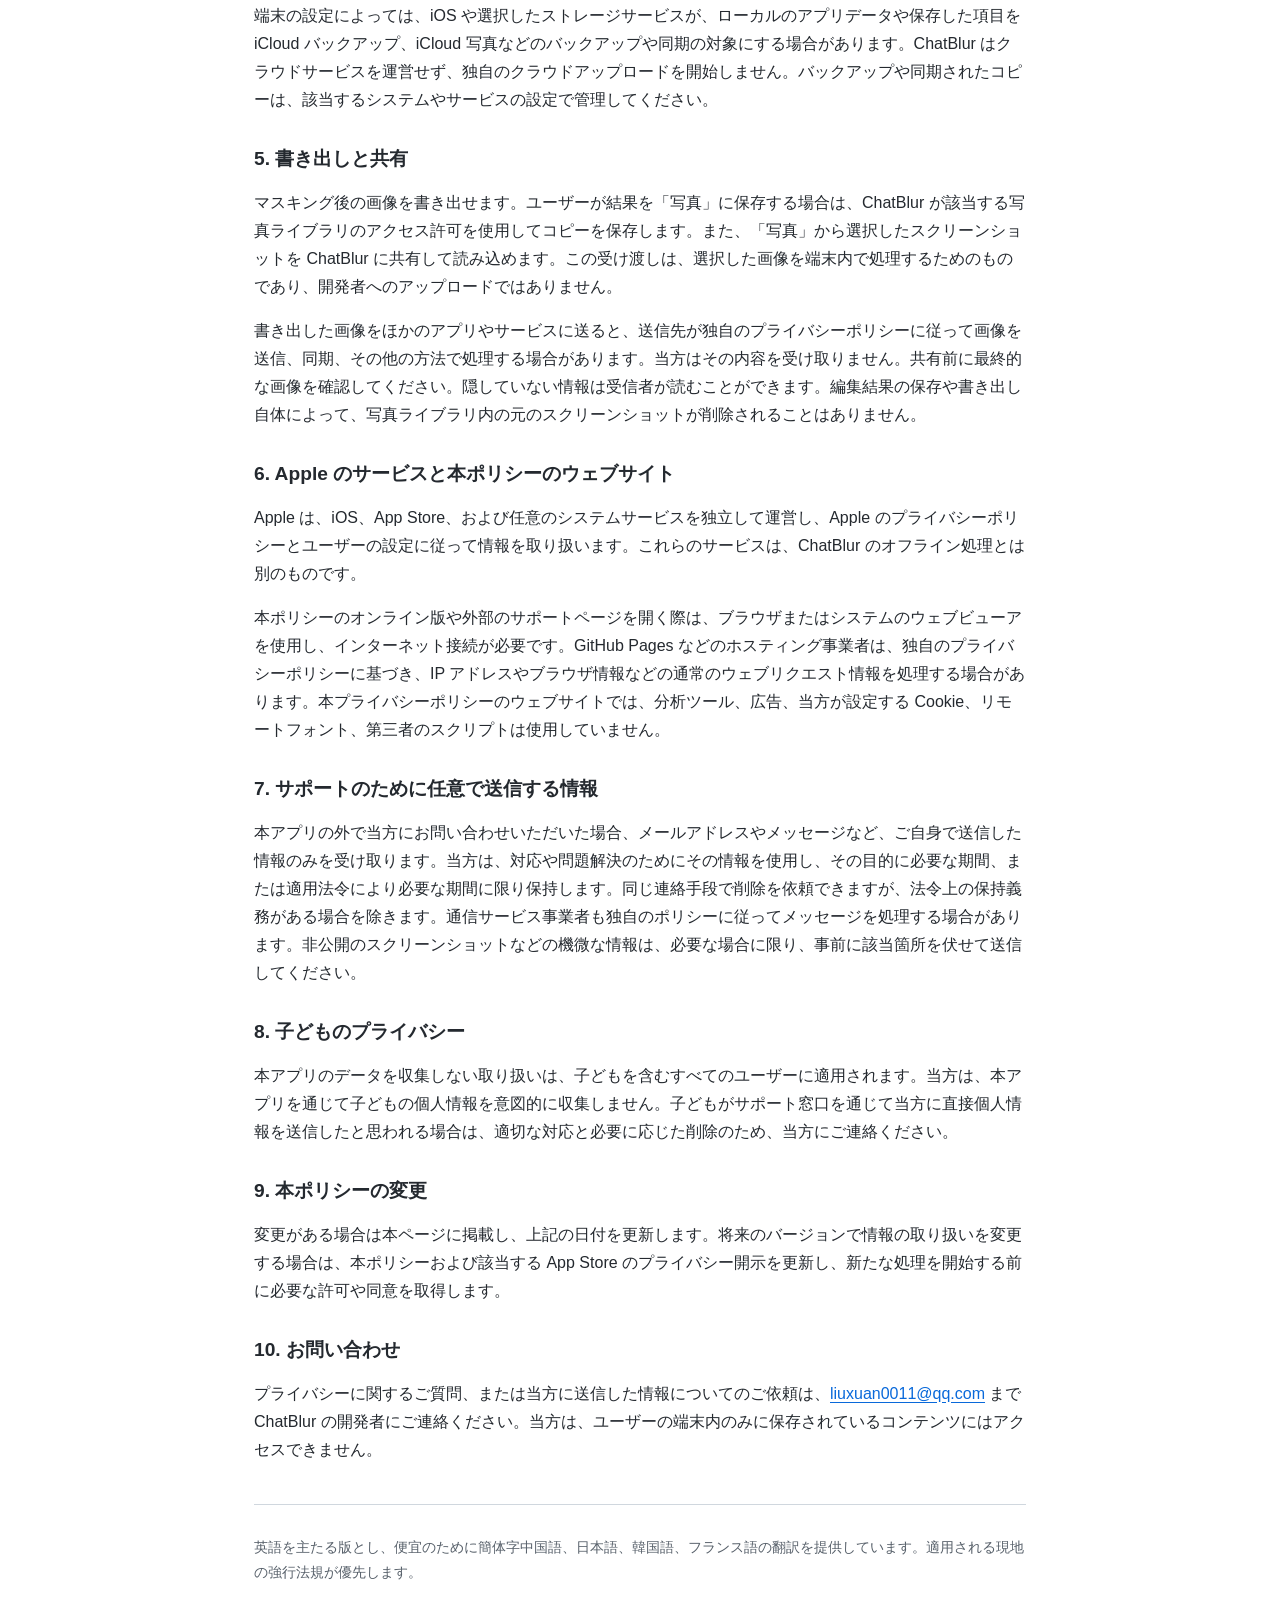
<file: ChatBlur/ja.html>
<!doctype html>
<html lang="ja">
<head>
<meta charset="utf-8">
<meta name="viewport" content="width=device-width, initial-scale=1">
<meta name="description" content="ChatBlur は、完全にオフラインで動作するユーティリティアプリです。インターネットに接続せず、アプリの利用に伴うデータを収集せず、第三者のデータ収集 SDK も組み込んでいません。アプリで処理するコンテンツは、ユーザーがほかのアプリやシステムサービスを使って別の場所に送信・保存する場合を除き、端末内にとどまります。">
<title>ChatBlur プライバシーポリシー</title>
<link rel="stylesheet" href="styles.css">
<link rel="alternate" hreflang="en" href="index.html">
<link rel="alternate" hreflang="zh-Hans" href="zh-Hans.html">
<link rel="alternate" hreflang="ja" href="ja.html">
<link rel="alternate" hreflang="ko" href="ko.html">
<link rel="alternate" hreflang="fr" href="fr.html">
<link rel="alternate" hreflang="x-default" href="index.html">
</head>
<body>
<header>
<h1>ChatBlur プライバシーポリシー</h1>
<p class="meta">施行日・最終更新日：2026 年 10 月 18 日</p>
<nav aria-label="Language / 语言 / 言語 / 언어 / Langue">
<a href="index.html" lang="en" hreflang="en">English</a>
<a href="zh-Hans.html" lang="zh-Hans" hreflang="zh-Hans">简体中文</a>
<a href="ja.html" lang="ja" hreflang="ja" aria-current="page">日本語</a>
<a href="ko.html" lang="ko" hreflang="ko">한국어</a>
<a href="fr.html" lang="fr" hreflang="fr">Français</a>
</nav>
</header>
<main>
<p class="summary">ChatBlur は、完全にオフラインで動作するユーティリティアプリです。インターネットに接続せず、アプリの利用に伴うデータを収集せず、第三者のデータ収集 SDK も組み込んでいません。アプリで処理するコンテンツは、ユーザーがほかのアプリやシステムサービスを使って別の場所に送信・保存する場合を除き、端末内にとどまります。</p>
<section>
<h2>1. 適用範囲と開発者</h2>
<p>本ポリシーは、ChatBlur（以下「本アプリ」）における情報の取り扱いについて説明します。本アプリの開発者は Xuan Liu（以下「当方」）です。本ポリシーは本アプリに適用されます。外部のウェブサイト、Apple のサービス、およびユーザーが選択するその他のサービスには、それぞれのプライバシーポリシーが適用されます。</p>
</section>
<section>
<h2>2. 収集しない情報</h2>
<p>ChatBlur は、個人情報や処理対象のコンテンツを収集、アップロード、送信しません。当方が本アプリを通じて写真、スクリーンショット、テキスト、ファイル、処理結果を受け取ることはありません。また、端末識別子、広告識別子、位置情報、利用イベント、分析データ、クラッシュレポートも本アプリを通じて収集しません。</p>
<p>本アプリは開発者が運営するサーバーに接続せず、第三者の分析、広告、トラッキング、その他のデータ収集 SDK を組み込んでいません。当方は、アプリのデータを販売、貸与、共有せず、広告、プロファイリング、他社のアプリやウェブサイトを横断したトラッキングにも使用しません。</p>
</section>
<section>
<h2>3. 端末内での処理とアクセス許可</h2>
<p>ChatBlur は、チャットのスクリーンショットにワンタップでぼかしなどのマスキングを施すアプリです。写真ライブラリからスクリーンショットを読み込むほか、「写真」の共有メニューで ChatBlur を選び、選択した画像を本アプリに渡せます。画像とマスキングに必要な情報の処理はすべて端末内で行われ、当方や遠隔の処理サービスには送信されません。</p>
<p>ChatBlur は、編集する画像へのアクセスと、ユーザーが編集結果を「写真」に保存する際の保存のために、写真ライブラリへのアクセス許可を求めます。許可と利用可能なアクセス範囲は iOS が管理します。アクセスを拒否したり、対応するシステムでは選択した写真のみに制限したり、後から iOS の「設定」で変更したりできます。拒否したアクセスが必要な機能は利用できなくなる場合があります。システムの選択画面や共有メニューから項目を読み込む操作だけでは、ライブラリ全体への無制限のアクセスは許可されません。</p>
<p>チャットのスクリーンショットを読み込んでも、ChatBlur がメッセージサービスのアカウントや、ほかのアプリ内で進行中の会話にアクセスできるようになることはありません。当方は、読み込んだ画像、その内容、編集結果を受け取りません。</p>
</section>
<section>
<h2>4. ローカル保存、保持、削除</h2>
<p>本アプリが保存する設定、作業ファイル、その他のデータは、端末内の iOS アプリコンテナに保存されます。当方はサーバーにコピーを保持せず、ローカルのコンテンツを取得、復元、遠隔削除することもできません。</p>
<p>アプリコンテナ内のデータを削除するには、iOS の「App を削除」で ChatBlur を削除してください。「App を取り除く」は異なる操作であり、書類とデータが保持される場合があります。アプリを削除しても、「写真」「ファイル」、ほかのアプリ、バックアップに保存された元の項目や書き出したコピーは削除されません。必要に応じて「最近削除した項目」も含め、それぞれ個別に管理・削除してください。</p>
<p>端末の設定によっては、iOS や選択したストレージサービスが、ローカルのアプリデータや保存した項目を iCloud バックアップ、iCloud 写真などのバックアップや同期の対象にする場合があります。ChatBlur はクラウドサービスを運営せず、独自のクラウドアップロードを開始しません。バックアップや同期されたコピーは、該当するシステムやサービスの設定で管理してください。</p>
</section>
<section>
<h2>5. 書き出しと共有</h2>
<p>マスキング後の画像を書き出せます。ユーザーが結果を「写真」に保存する場合は、ChatBlur が該当する写真ライブラリのアクセス許可を使用してコピーを保存します。また、「写真」から選択したスクリーンショットを ChatBlur に共有して読み込めます。この受け渡しは、選択した画像を端末内で処理するためのものであり、開発者へのアップロードではありません。</p>
<p>書き出した画像をほかのアプリやサービスに送ると、送信先が独自のプライバシーポリシーに従って画像を送信、同期、その他の方法で処理する場合があります。当方はその内容を受け取りません。共有前に最終的な画像を確認してください。隠していない情報は受信者が読むことができます。編集結果の保存や書き出し自体によって、写真ライブラリ内の元のスクリーンショットが削除されることはありません。</p>
</section>
<section>
<h2>6. Apple のサービスと本ポリシーのウェブサイト</h2>
<p>Apple は、iOS、App Store、および任意のシステムサービスを独立して運営し、Apple のプライバシーポリシーとユーザーの設定に従って情報を取り扱います。これらのサービスは、ChatBlur のオフライン処理とは別のものです。</p>
<p>本ポリシーのオンライン版や外部のサポートページを開く際は、ブラウザまたはシステムのウェブビューアを使用し、インターネット接続が必要です。GitHub Pages などのホスティング事業者は、独自のプライバシーポリシーに基づき、IP アドレスやブラウザ情報などの通常のウェブリクエスト情報を処理する場合があります。本プライバシーポリシーのウェブサイトでは、分析ツール、広告、当方が設定する Cookie、リモートフォント、第三者のスクリプトは使用していません。</p>
</section>
<section>
<h2>7. サポートのために任意で送信する情報</h2>
<p>本アプリの外で当方にお問い合わせいただいた場合、メールアドレスやメッセージなど、ご自身で送信した情報のみを受け取ります。当方は、対応や問題解決のためにその情報を使用し、その目的に必要な期間、または適用法令により必要な期間に限り保持します。同じ連絡手段で削除を依頼できますが、法令上の保持義務がある場合を除きます。通信サービス事業者も独自のポリシーに従ってメッセージを処理する場合があります。非公開のスクリーンショットなどの機微な情報は、必要な場合に限り、事前に該当箇所を伏せて送信してください。</p>
</section>
<section>
<h2>8. 子どものプライバシー</h2>
<p>本アプリのデータを収集しない取り扱いは、子どもを含むすべてのユーザーに適用されます。当方は、本アプリを通じて子どもの個人情報を意図的に収集しません。子どもがサポート窓口を通じて当方に直接個人情報を送信したと思われる場合は、適切な対応と必要に応じた削除のため、当方にご連絡ください。</p>
</section>
<section>
<h2>9. 本ポリシーの変更</h2>
<p>変更がある場合は本ページに掲載し、上記の日付を更新します。将来のバージョンで情報の取り扱いを変更する場合は、本ポリシーおよび該当する App Store のプライバシー開示を更新し、新たな処理を開始する前に必要な許可や同意を取得します。</p>
</section>
<section>
<h2>10. お問い合わせ</h2>
<p>プライバシーに関するご質問、または当方に送信した情報についてのご依頼は、<a href="mailto:liuxuan0011@qq.com">liuxuan0011@qq.com</a> まで ChatBlur の開発者にご連絡ください。当方は、ユーザーの端末内のみに保存されているコンテンツにはアクセスできません。</p>
</section>
</main>
<footer><p>英語を主たる版とし、便宜のために簡体字中国語、日本語、韓国語、フランス語の翻訳を提供しています。適用される現地の強行法規が優先します。</p></footer>
</body>
</html>
</file>
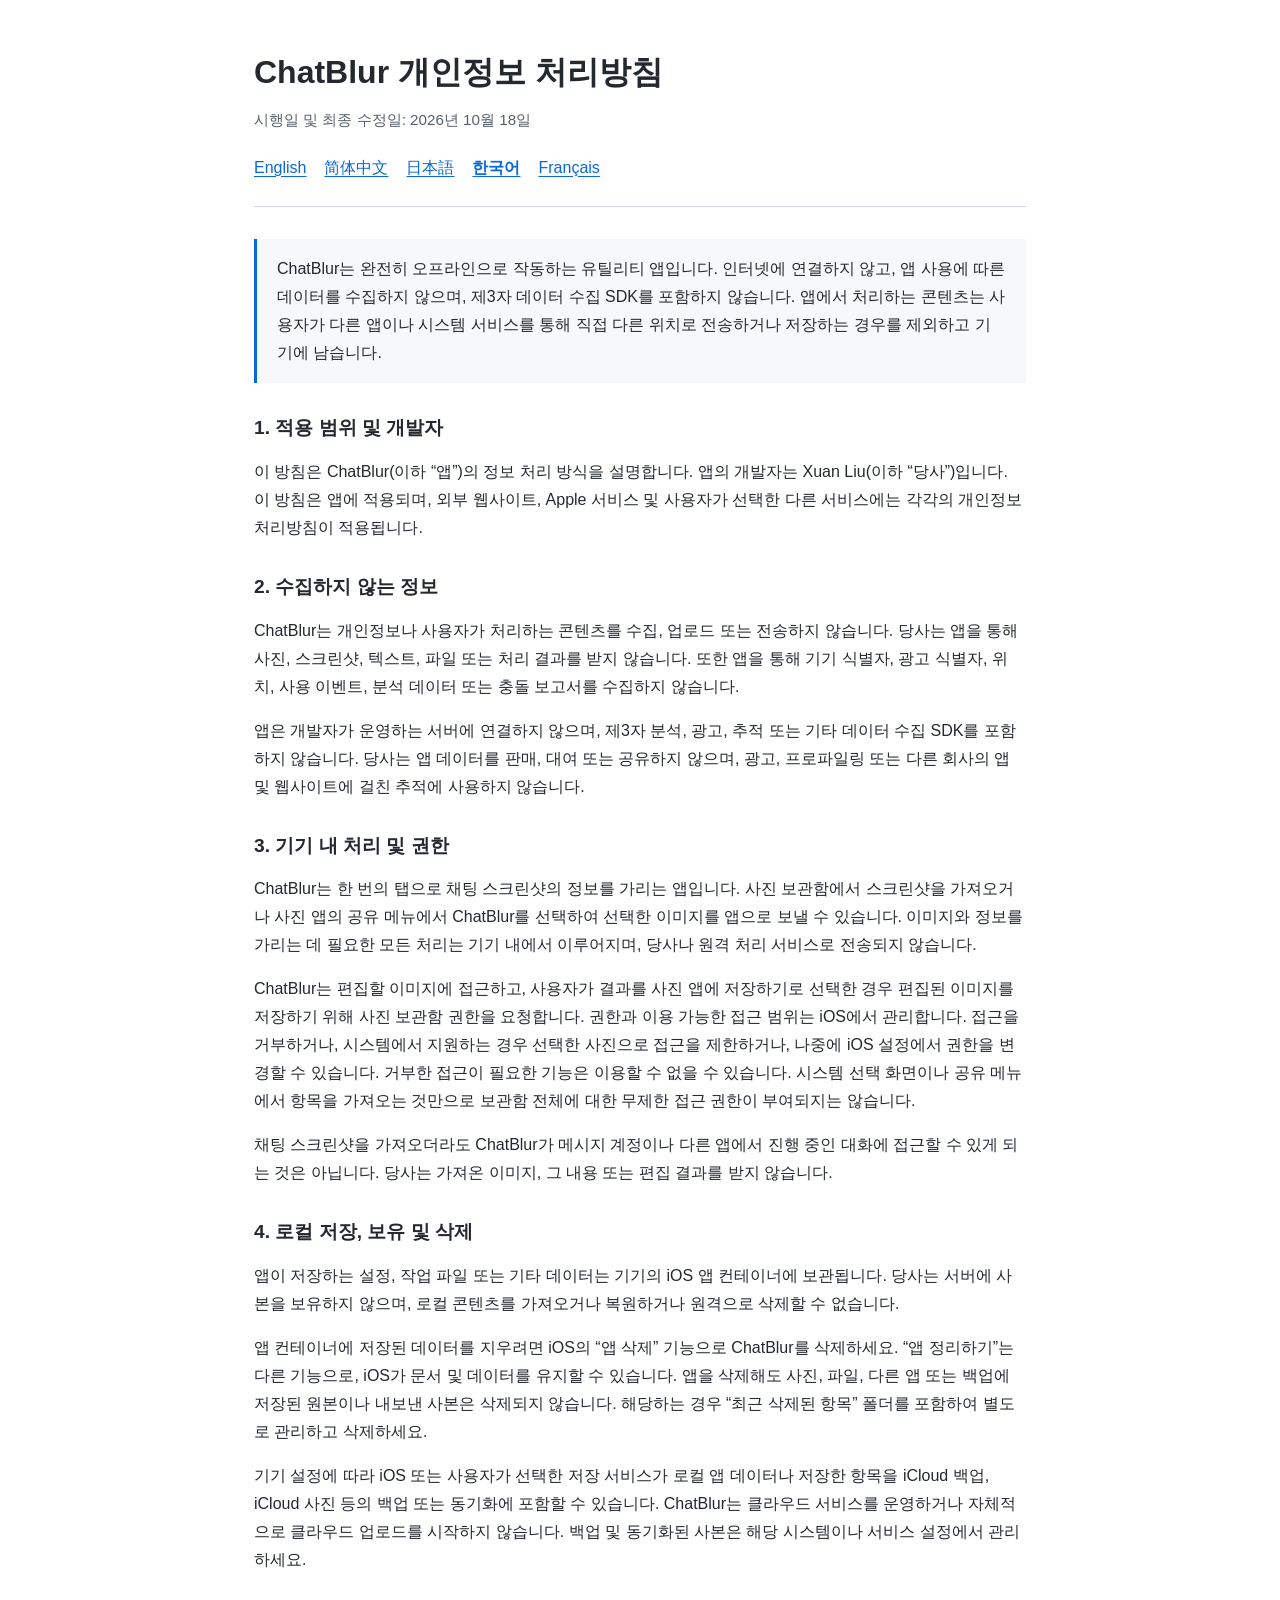
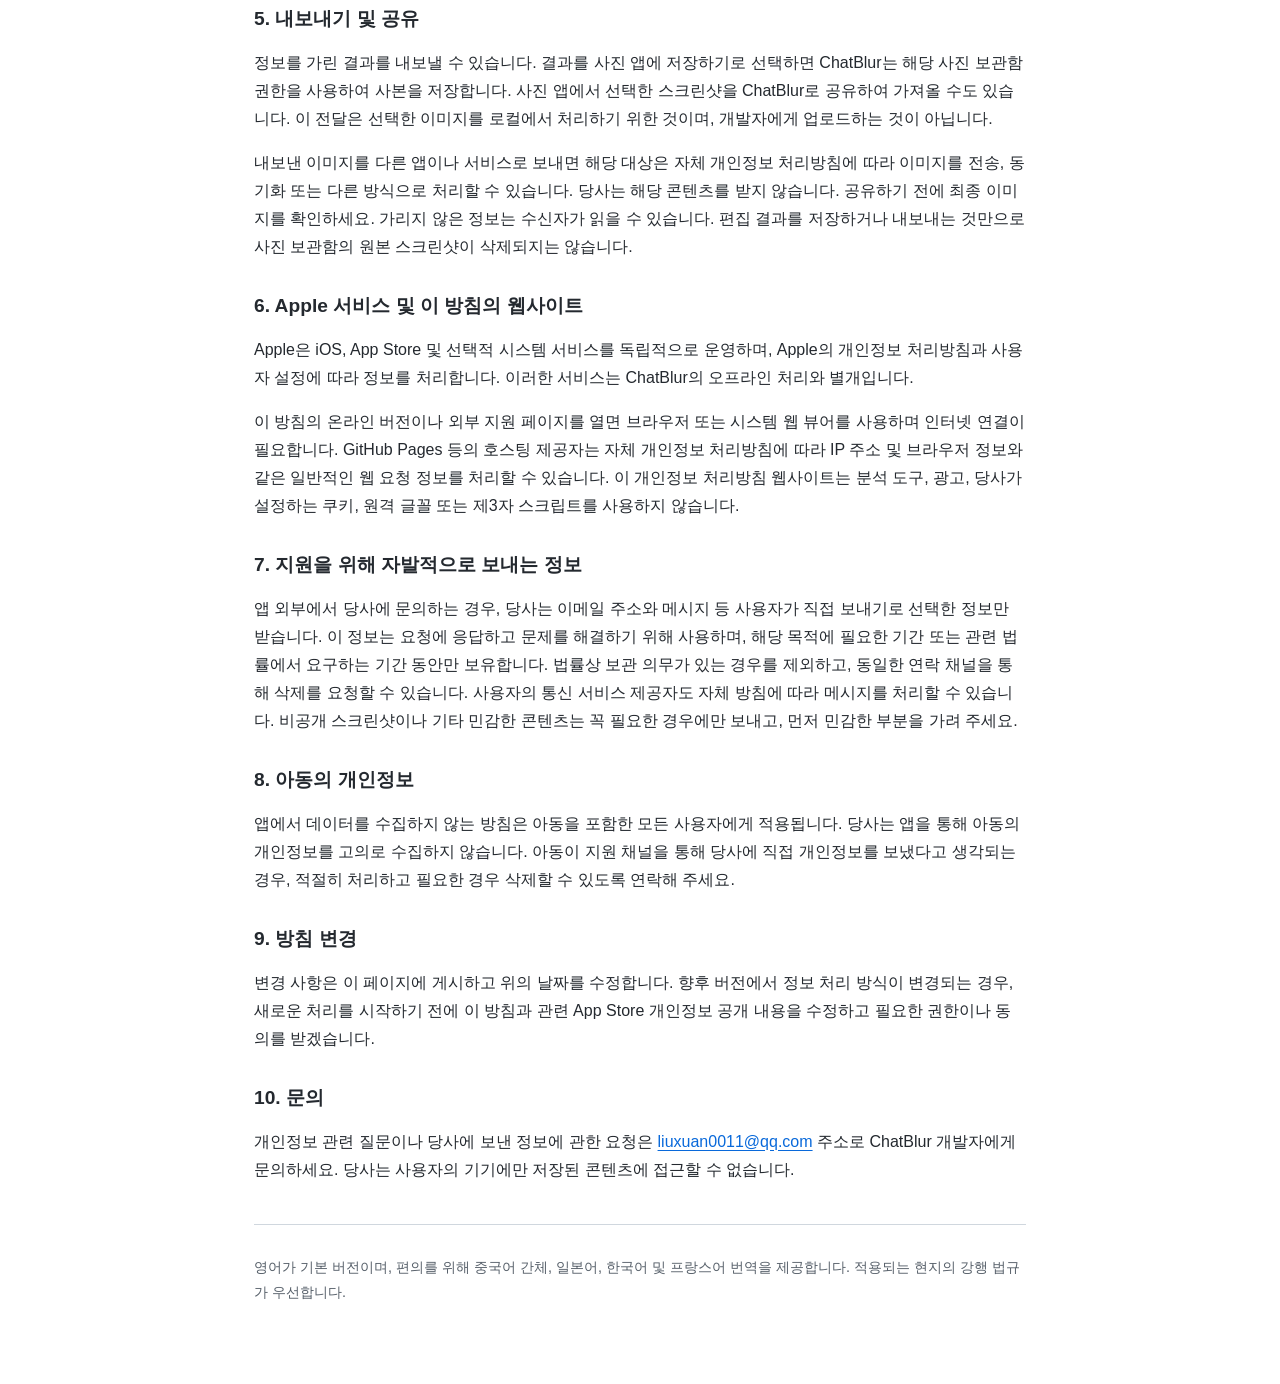
<file: ChatBlur/ko.html>
<!doctype html>
<html lang="ko">
<head>
<meta charset="utf-8">
<meta name="viewport" content="width=device-width, initial-scale=1">
<meta name="description" content="ChatBlur는 완전히 오프라인으로 작동하는 유틸리티 앱입니다. 인터넷에 연결하지 않고, 앱 사용에 따른 데이터를 수집하지 않으며, 제3자 데이터 수집 SDK를 포함하지 않습니다. 앱에서 처리하는 콘텐츠는 사용자가 다른 앱이나 시스템 서비스를 통해 직접 다른 위치로 전송하거나 저장하는 경우를 제외하고 기기에 남습니다.">
<title>ChatBlur 개인정보 처리방침</title>
<link rel="stylesheet" href="styles.css">
<link rel="alternate" hreflang="en" href="index.html">
<link rel="alternate" hreflang="zh-Hans" href="zh-Hans.html">
<link rel="alternate" hreflang="ja" href="ja.html">
<link rel="alternate" hreflang="ko" href="ko.html">
<link rel="alternate" hreflang="fr" href="fr.html">
<link rel="alternate" hreflang="x-default" href="index.html">
</head>
<body>
<header>
<h1>ChatBlur 개인정보 처리방침</h1>
<p class="meta">시행일 및 최종 수정일: 2026년 10월 18일</p>
<nav aria-label="Language / 语言 / 言語 / 언어 / Langue">
<a href="index.html" lang="en" hreflang="en">English</a>
<a href="zh-Hans.html" lang="zh-Hans" hreflang="zh-Hans">简体中文</a>
<a href="ja.html" lang="ja" hreflang="ja">日本語</a>
<a href="ko.html" lang="ko" hreflang="ko" aria-current="page">한국어</a>
<a href="fr.html" lang="fr" hreflang="fr">Français</a>
</nav>
</header>
<main>
<p class="summary">ChatBlur는 완전히 오프라인으로 작동하는 유틸리티 앱입니다. 인터넷에 연결하지 않고, 앱 사용에 따른 데이터를 수집하지 않으며, 제3자 데이터 수집 SDK를 포함하지 않습니다. 앱에서 처리하는 콘텐츠는 사용자가 다른 앱이나 시스템 서비스를 통해 직접 다른 위치로 전송하거나 저장하는 경우를 제외하고 기기에 남습니다.</p>
<section>
<h2>1. 적용 범위 및 개발자</h2>
<p>이 방침은 ChatBlur(이하 “앱”)의 정보 처리 방식을 설명합니다. 앱의 개발자는 Xuan Liu(이하 “당사”)입니다. 이 방침은 앱에 적용되며, 외부 웹사이트, Apple 서비스 및 사용자가 선택한 다른 서비스에는 각각의 개인정보 처리방침이 적용됩니다.</p>
</section>
<section>
<h2>2. 수집하지 않는 정보</h2>
<p>ChatBlur는 개인정보나 사용자가 처리하는 콘텐츠를 수집, 업로드 또는 전송하지 않습니다. 당사는 앱을 통해 사진, 스크린샷, 텍스트, 파일 또는 처리 결과를 받지 않습니다. 또한 앱을 통해 기기 식별자, 광고 식별자, 위치, 사용 이벤트, 분석 데이터 또는 충돌 보고서를 수집하지 않습니다.</p>
<p>앱은 개발자가 운영하는 서버에 연결하지 않으며, 제3자 분석, 광고, 추적 또는 기타 데이터 수집 SDK를 포함하지 않습니다. 당사는 앱 데이터를 판매, 대여 또는 공유하지 않으며, 광고, 프로파일링 또는 다른 회사의 앱 및 웹사이트에 걸친 추적에 사용하지 않습니다.</p>
</section>
<section>
<h2>3. 기기 내 처리 및 권한</h2>
<p>ChatBlur는 한 번의 탭으로 채팅 스크린샷의 정보를 가리는 앱입니다. 사진 보관함에서 스크린샷을 가져오거나 사진 앱의 공유 메뉴에서 ChatBlur를 선택하여 선택한 이미지를 앱으로 보낼 수 있습니다. 이미지와 정보를 가리는 데 필요한 모든 처리는 기기 내에서 이루어지며, 당사나 원격 처리 서비스로 전송되지 않습니다.</p>
<p>ChatBlur는 편집할 이미지에 접근하고, 사용자가 결과를 사진 앱에 저장하기로 선택한 경우 편집된 이미지를 저장하기 위해 사진 보관함 권한을 요청합니다. 권한과 이용 가능한 접근 범위는 iOS에서 관리합니다. 접근을 거부하거나, 시스템에서 지원하는 경우 선택한 사진으로 접근을 제한하거나, 나중에 iOS 설정에서 권한을 변경할 수 있습니다. 거부한 접근이 필요한 기능은 이용할 수 없을 수 있습니다. 시스템 선택 화면이나 공유 메뉴에서 항목을 가져오는 것만으로 보관함 전체에 대한 무제한 접근 권한이 부여되지는 않습니다.</p>
<p>채팅 스크린샷을 가져오더라도 ChatBlur가 메시지 계정이나 다른 앱에서 진행 중인 대화에 접근할 수 있게 되는 것은 아닙니다. 당사는 가져온 이미지, 그 내용 또는 편집 결과를 받지 않습니다.</p>
</section>
<section>
<h2>4. 로컬 저장, 보유 및 삭제</h2>
<p>앱이 저장하는 설정, 작업 파일 또는 기타 데이터는 기기의 iOS 앱 컨테이너에 보관됩니다. 당사는 서버에 사본을 보유하지 않으며, 로컬 콘텐츠를 가져오거나 복원하거나 원격으로 삭제할 수 없습니다.</p>
<p>앱 컨테이너에 저장된 데이터를 지우려면 iOS의 “앱 삭제” 기능으로 ChatBlur를 삭제하세요. “앱 정리하기”는 다른 기능으로, iOS가 문서 및 데이터를 유지할 수 있습니다. 앱을 삭제해도 사진, 파일, 다른 앱 또는 백업에 저장된 원본이나 내보낸 사본은 삭제되지 않습니다. 해당하는 경우 “최근 삭제된 항목” 폴더를 포함하여 별도로 관리하고 삭제하세요.</p>
<p>기기 설정에 따라 iOS 또는 사용자가 선택한 저장 서비스가 로컬 앱 데이터나 저장한 항목을 iCloud 백업, iCloud 사진 등의 백업 또는 동기화에 포함할 수 있습니다. ChatBlur는 클라우드 서비스를 운영하거나 자체적으로 클라우드 업로드를 시작하지 않습니다. 백업 및 동기화된 사본은 해당 시스템이나 서비스 설정에서 관리하세요.</p>
</section>
<section>
<h2>5. 내보내기 및 공유</h2>
<p>정보를 가린 결과를 내보낼 수 있습니다. 결과를 사진 앱에 저장하기로 선택하면 ChatBlur는 해당 사진 보관함 권한을 사용하여 사본을 저장합니다. 사진 앱에서 선택한 스크린샷을 ChatBlur로 공유하여 가져올 수도 있습니다. 이 전달은 선택한 이미지를 로컬에서 처리하기 위한 것이며, 개발자에게 업로드하는 것이 아닙니다.</p>
<p>내보낸 이미지를 다른 앱이나 서비스로 보내면 해당 대상은 자체 개인정보 처리방침에 따라 이미지를 전송, 동기화 또는 다른 방식으로 처리할 수 있습니다. 당사는 해당 콘텐츠를 받지 않습니다. 공유하기 전에 최종 이미지를 확인하세요. 가리지 않은 정보는 수신자가 읽을 수 있습니다. 편집 결과를 저장하거나 내보내는 것만으로 사진 보관함의 원본 스크린샷이 삭제되지는 않습니다.</p>
</section>
<section>
<h2>6. Apple 서비스 및 이 방침의 웹사이트</h2>
<p>Apple은 iOS, App Store 및 선택적 시스템 서비스를 독립적으로 운영하며, Apple의 개인정보 처리방침과 사용자 설정에 따라 정보를 처리합니다. 이러한 서비스는 ChatBlur의 오프라인 처리와 별개입니다.</p>
<p>이 방침의 온라인 버전이나 외부 지원 페이지를 열면 브라우저 또는 시스템 웹 뷰어를 사용하며 인터넷 연결이 필요합니다. GitHub Pages 등의 호스팅 제공자는 자체 개인정보 처리방침에 따라 IP 주소 및 브라우저 정보와 같은 일반적인 웹 요청 정보를 처리할 수 있습니다. 이 개인정보 처리방침 웹사이트는 분석 도구, 광고, 당사가 설정하는 쿠키, 원격 글꼴 또는 제3자 스크립트를 사용하지 않습니다.</p>
</section>
<section>
<h2>7. 지원을 위해 자발적으로 보내는 정보</h2>
<p>앱 외부에서 당사에 문의하는 경우, 당사는 이메일 주소와 메시지 등 사용자가 직접 보내기로 선택한 정보만 받습니다. 이 정보는 요청에 응답하고 문제를 해결하기 위해 사용하며, 해당 목적에 필요한 기간 또는 관련 법률에서 요구하는 기간 동안만 보유합니다. 법률상 보관 의무가 있는 경우를 제외하고, 동일한 연락 채널을 통해 삭제를 요청할 수 있습니다. 사용자의 통신 서비스 제공자도 자체 방침에 따라 메시지를 처리할 수 있습니다. 비공개 스크린샷이나 기타 민감한 콘텐츠는 꼭 필요한 경우에만 보내고, 먼저 민감한 부분을 가려 주세요.</p>
</section>
<section>
<h2>8. 아동의 개인정보</h2>
<p>앱에서 데이터를 수집하지 않는 방침은 아동을 포함한 모든 사용자에게 적용됩니다. 당사는 앱을 통해 아동의 개인정보를 고의로 수집하지 않습니다. 아동이 지원 채널을 통해 당사에 직접 개인정보를 보냈다고 생각되는 경우, 적절히 처리하고 필요한 경우 삭제할 수 있도록 연락해 주세요.</p>
</section>
<section>
<h2>9. 방침 변경</h2>
<p>변경 사항은 이 페이지에 게시하고 위의 날짜를 수정합니다. 향후 버전에서 정보 처리 방식이 변경되는 경우, 새로운 처리를 시작하기 전에 이 방침과 관련 App Store 개인정보 공개 내용을 수정하고 필요한 권한이나 동의를 받겠습니다.</p>
</section>
<section>
<h2>10. 문의</h2>
<p>개인정보 관련 질문이나 당사에 보낸 정보에 관한 요청은 <a href="mailto:liuxuan0011@qq.com">liuxuan0011@qq.com</a> 주소로 ChatBlur 개발자에게 문의하세요. 당사는 사용자의 기기에만 저장된 콘텐츠에 접근할 수 없습니다.</p>
</section>
</main>
<footer><p>영어가 기본 버전이며, 편의를 위해 중국어 간체, 일본어, 한국어 및 프랑스어 번역을 제공합니다. 적용되는 현지의 강행 법규가 우선합니다.</p></footer>
</body>
</html>
</file>
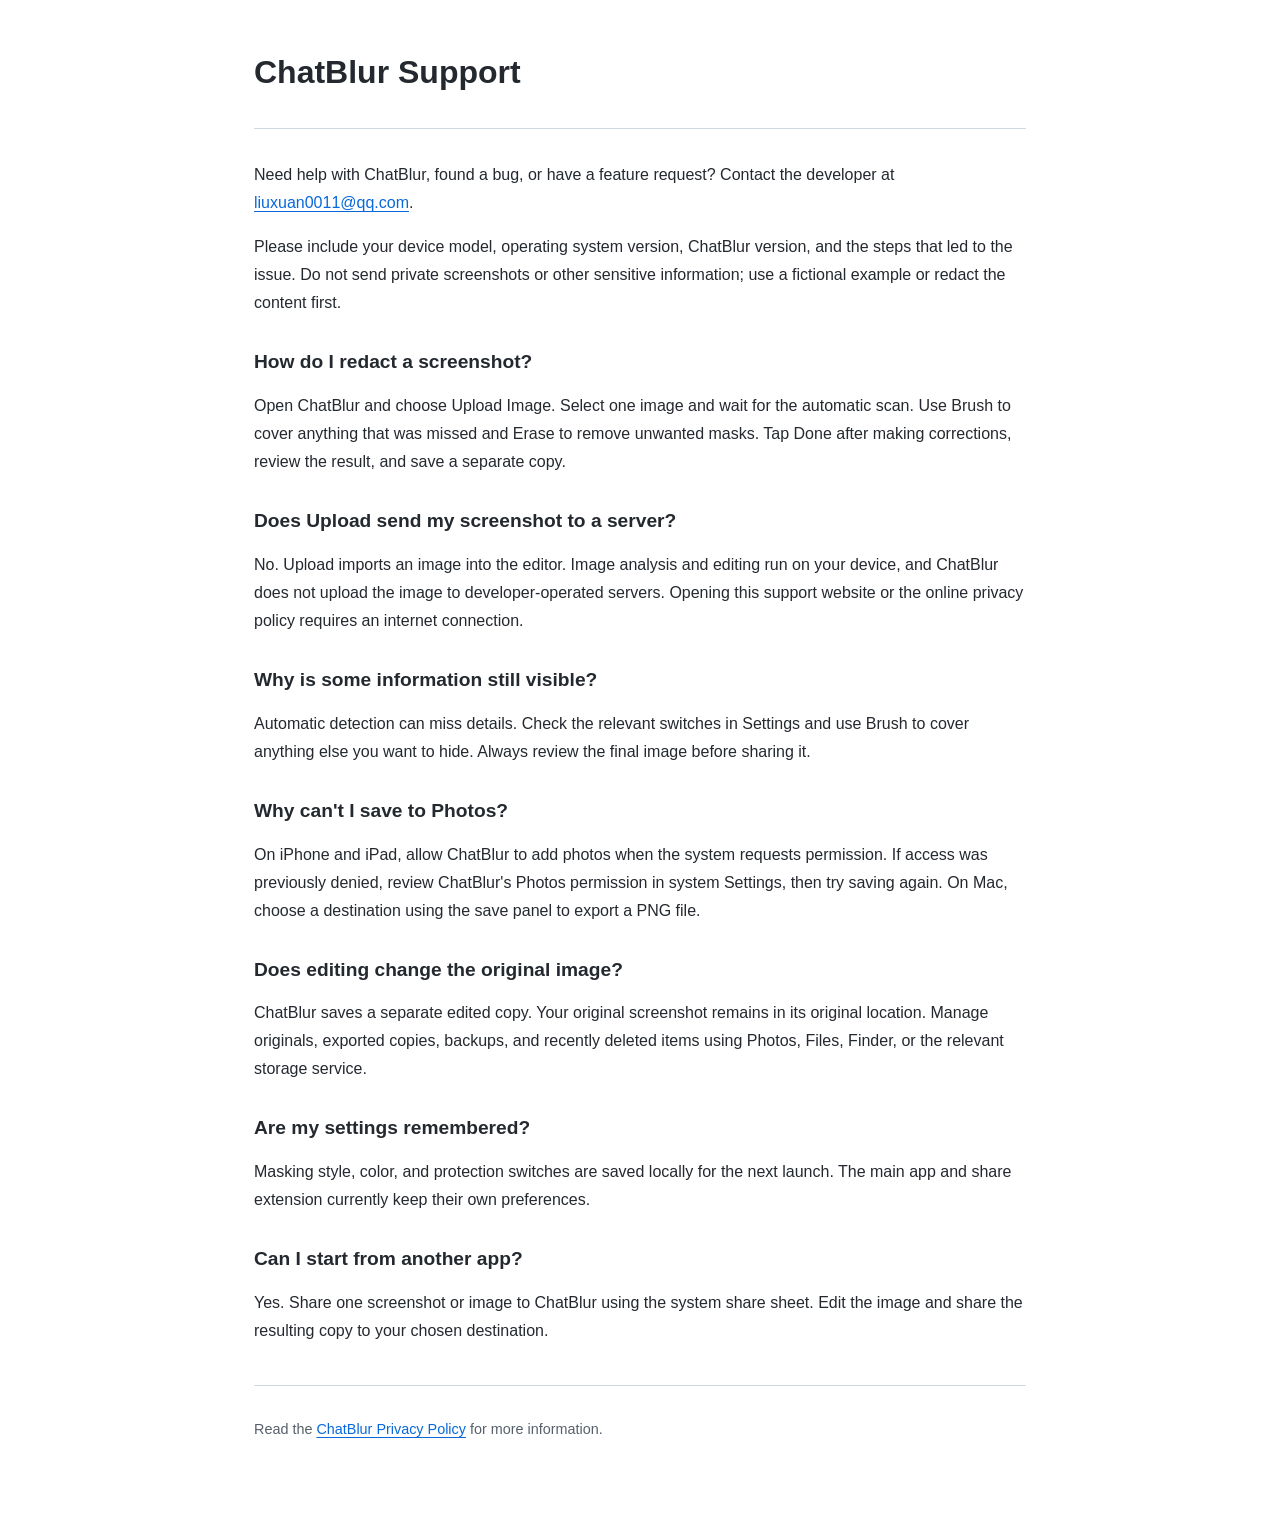
<file: ChatBlur/support.html>
<!doctype html>
<html lang="en">
<head>
<meta charset="utf-8">
<meta name="viewport" content="width=device-width, initial-scale=1">
<meta name="description" content="Get help with ChatBlur, report a bug, request a feature, and learn how to redact, save, and share screenshots.">
<title>ChatBlur Support</title>
<link rel="stylesheet" href="styles.css">
</head>
<body>
<header>
<h1>ChatBlur Support</h1>
</header>
<main>
<p>Need help with ChatBlur, found a bug, or have a feature request? Contact the developer at <a href="mailto:liuxuan0011@qq.com">liuxuan0011@qq.com</a>.</p>
<p>Please include your device model, operating system version, ChatBlur version, and the steps that led to the issue. Do not send private screenshots or other sensitive information; use a fictional example or redact the content first.</p>
<section>
<h2>How do I redact a screenshot?</h2>
<p>Open ChatBlur and choose Upload Image. Select one image and wait for the automatic scan. Use Brush to cover anything that was missed and Erase to remove unwanted masks. Tap Done after making corrections, review the result, and save a separate copy.</p>
</section>
<section>
<h2>Does Upload send my screenshot to a server?</h2>
<p>No. Upload imports an image into the editor. Image analysis and editing run on your device, and ChatBlur does not upload the image to developer-operated servers. Opening this support website or the online privacy policy requires an internet connection.</p>
</section>
<section>
<h2>Why is some information still visible?</h2>
<p>Automatic detection can miss details. Check the relevant switches in Settings and use Brush to cover anything else you want to hide. Always review the final image before sharing it.</p>
</section>
<section>
<h2>Why can't I save to Photos?</h2>
<p>On iPhone and iPad, allow ChatBlur to add photos when the system requests permission. If access was previously denied, review ChatBlur's Photos permission in system Settings, then try saving again. On Mac, choose a destination using the save panel to export a PNG file.</p>
</section>
<section>
<h2>Does editing change the original image?</h2>
<p>ChatBlur saves a separate edited copy. Your original screenshot remains in its original location. Manage originals, exported copies, backups, and recently deleted items using Photos, Files, Finder, or the relevant storage service.</p>
</section>
<section>
<h2>Are my settings remembered?</h2>
<p>Masking style, color, and protection switches are saved locally for the next launch. The main app and share extension currently keep their own preferences.</p>
</section>
<section>
<h2>Can I start from another app?</h2>
<p>Yes. Share one screenshot or image to ChatBlur using the system share sheet. Edit the image and share the resulting copy to your chosen destination.</p>
</section>
</main>
<footer>
<p>Read the <a href="https://fireflower-march.github.io/app-privacy/ChatBlur/">ChatBlur Privacy Policy</a> for more information.</p>
</footer>
</body>
</html>
</file>
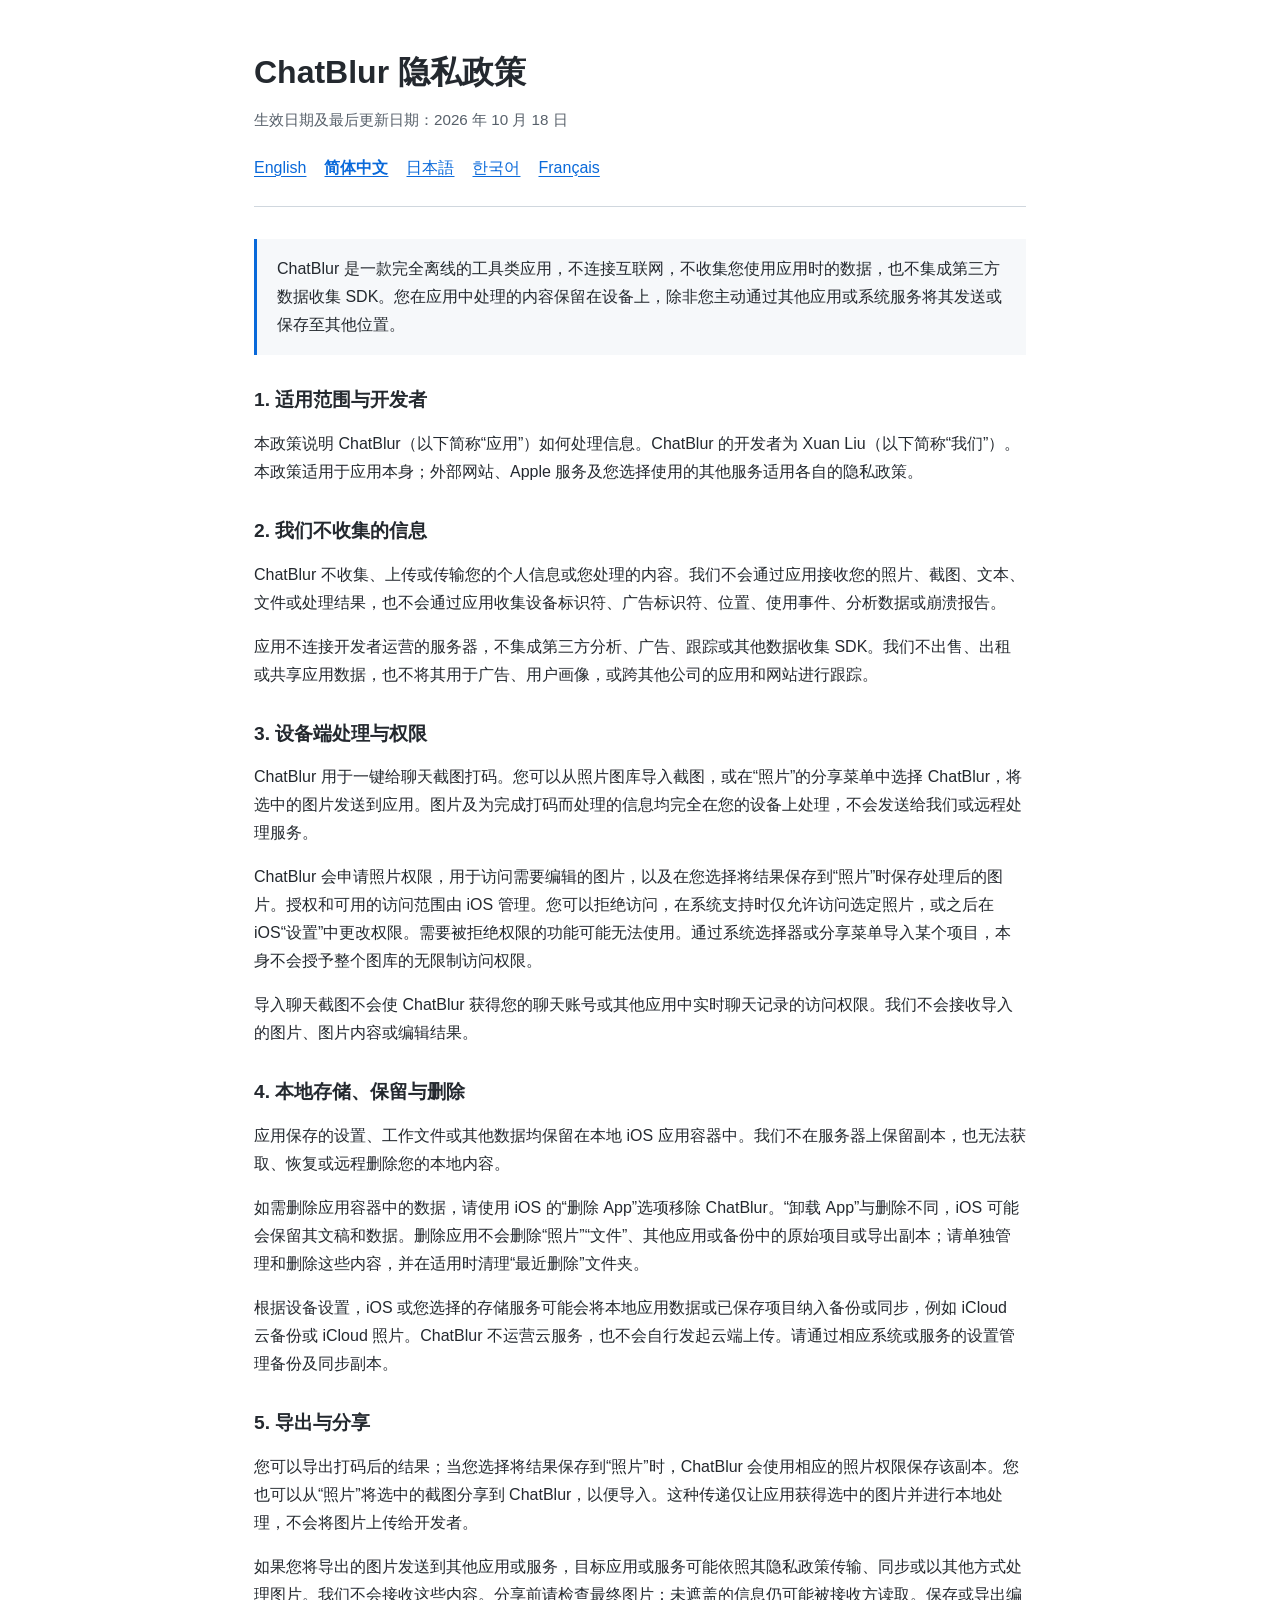
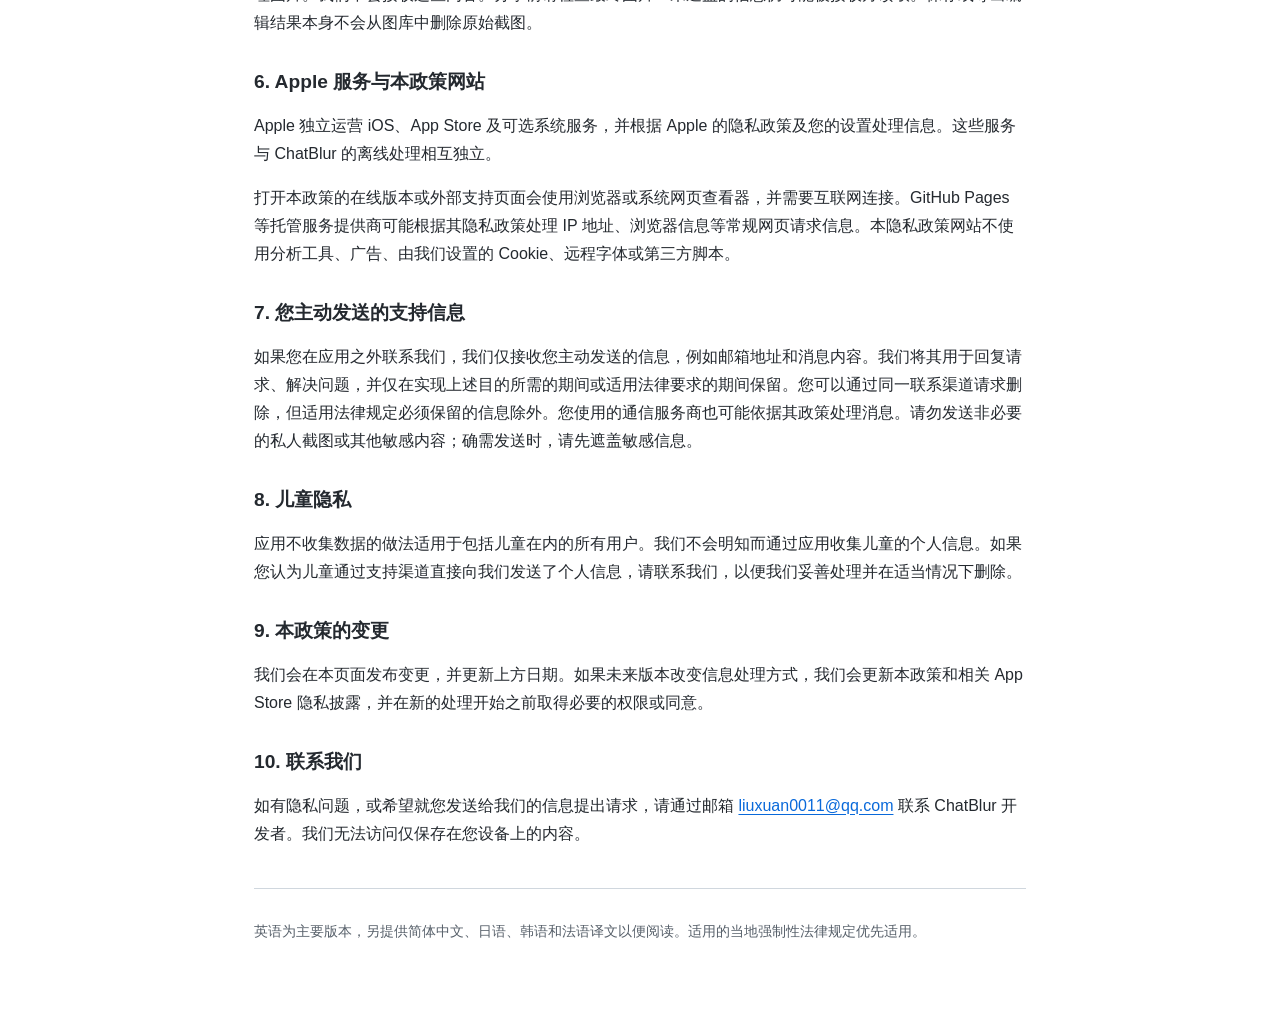
<file: ChatBlur/zh-Hans.html>
<!doctype html>
<html lang="zh-Hans">
<head>
<meta charset="utf-8">
<meta name="viewport" content="width=device-width, initial-scale=1">
<meta name="description" content="ChatBlur 是一款完全离线的工具类应用，不连接互联网，不收集您使用应用时的数据，也不集成第三方数据收集 SDK。您在应用中处理的内容保留在设备上，除非您主动通过其他应用或系统服务将其发送或保存至其他位置。">
<title>ChatBlur 隐私政策</title>
<link rel="stylesheet" href="styles.css">
<link rel="alternate" hreflang="en" href="index.html">
<link rel="alternate" hreflang="zh-Hans" href="zh-Hans.html">
<link rel="alternate" hreflang="ja" href="ja.html">
<link rel="alternate" hreflang="ko" href="ko.html">
<link rel="alternate" hreflang="fr" href="fr.html">
<link rel="alternate" hreflang="x-default" href="index.html">
</head>
<body>
<header>
<h1>ChatBlur 隐私政策</h1>
<p class="meta">生效日期及最后更新日期：2026 年 10 月 18 日</p>
<nav aria-label="Language / 语言 / 言語 / 언어 / Langue">
<a href="index.html" lang="en" hreflang="en">English</a>
<a href="zh-Hans.html" lang="zh-Hans" hreflang="zh-Hans" aria-current="page">简体中文</a>
<a href="ja.html" lang="ja" hreflang="ja">日本語</a>
<a href="ko.html" lang="ko" hreflang="ko">한국어</a>
<a href="fr.html" lang="fr" hreflang="fr">Français</a>
</nav>
</header>
<main>
<p class="summary">ChatBlur 是一款完全离线的工具类应用，不连接互联网，不收集您使用应用时的数据，也不集成第三方数据收集 SDK。您在应用中处理的内容保留在设备上，除非您主动通过其他应用或系统服务将其发送或保存至其他位置。</p>
<section>
<h2>1. 适用范围与开发者</h2>
<p>本政策说明 ChatBlur（以下简称“应用”）如何处理信息。ChatBlur 的开发者为 Xuan Liu（以下简称“我们”）。本政策适用于应用本身；外部网站、Apple 服务及您选择使用的其他服务适用各自的隐私政策。</p>
</section>
<section>
<h2>2. 我们不收集的信息</h2>
<p>ChatBlur 不收集、上传或传输您的个人信息或您处理的内容。我们不会通过应用接收您的照片、截图、文本、文件或处理结果，也不会通过应用收集设备标识符、广告标识符、位置、使用事件、分析数据或崩溃报告。</p>
<p>应用不连接开发者运营的服务器，不集成第三方分析、广告、跟踪或其他数据收集 SDK。我们不出售、出租或共享应用数据，也不将其用于广告、用户画像，或跨其他公司的应用和网站进行跟踪。</p>
</section>
<section>
<h2>3. 设备端处理与权限</h2>
<p>ChatBlur 用于一键给聊天截图打码。您可以从照片图库导入截图，或在“照片”的分享菜单中选择 ChatBlur，将选中的图片发送到应用。图片及为完成打码而处理的信息均完全在您的设备上处理，不会发送给我们或远程处理服务。</p>
<p>ChatBlur 会申请照片权限，用于访问需要编辑的图片，以及在您选择将结果保存到“照片”时保存处理后的图片。授权和可用的访问范围由 iOS 管理。您可以拒绝访问，在系统支持时仅允许访问选定照片，或之后在 iOS“设置”中更改权限。需要被拒绝权限的功能可能无法使用。通过系统选择器或分享菜单导入某个项目，本身不会授予整个图库的无限制访问权限。</p>
<p>导入聊天截图不会使 ChatBlur 获得您的聊天账号或其他应用中实时聊天记录的访问权限。我们不会接收导入的图片、图片内容或编辑结果。</p>
</section>
<section>
<h2>4. 本地存储、保留与删除</h2>
<p>应用保存的设置、工作文件或其他数据均保留在本地 iOS 应用容器中。我们不在服务器上保留副本，也无法获取、恢复或远程删除您的本地内容。</p>
<p>如需删除应用容器中的数据，请使用 iOS 的“删除 App”选项移除 ChatBlur。“卸载 App”与删除不同，iOS 可能会保留其文稿和数据。删除应用不会删除“照片”“文件”、其他应用或备份中的原始项目或导出副本；请单独管理和删除这些内容，并在适用时清理“最近删除”文件夹。</p>
<p>根据设备设置，iOS 或您选择的存储服务可能会将本地应用数据或已保存项目纳入备份或同步，例如 iCloud 云备份或 iCloud 照片。ChatBlur 不运营云服务，也不会自行发起云端上传。请通过相应系统或服务的设置管理备份及同步副本。</p>
</section>
<section>
<h2>5. 导出与分享</h2>
<p>您可以导出打码后的结果；当您选择将结果保存到“照片”时，ChatBlur 会使用相应的照片权限保存该副本。您也可以从“照片”将选中的截图分享到 ChatBlur，以便导入。这种传递仅让应用获得选中的图片并进行本地处理，不会将图片上传给开发者。</p>
<p>如果您将导出的图片发送到其他应用或服务，目标应用或服务可能依照其隐私政策传输、同步或以其他方式处理图片。我们不会接收这些内容。分享前请检查最终图片：未遮盖的信息仍可能被接收方读取。保存或导出编辑结果本身不会从图库中删除原始截图。</p>
</section>
<section>
<h2>6. Apple 服务与本政策网站</h2>
<p>Apple 独立运营 iOS、App Store 及可选系统服务，并根据 Apple 的隐私政策及您的设置处理信息。这些服务与 ChatBlur 的离线处理相互独立。</p>
<p>打开本政策的在线版本或外部支持页面会使用浏览器或系统网页查看器，并需要互联网连接。GitHub Pages 等托管服务提供商可能根据其隐私政策处理 IP 地址、浏览器信息等常规网页请求信息。本隐私政策网站不使用分析工具、广告、由我们设置的 Cookie、远程字体或第三方脚本。</p>
</section>
<section>
<h2>7. 您主动发送的支持信息</h2>
<p>如果您在应用之外联系我们，我们仅接收您主动发送的信息，例如邮箱地址和消息内容。我们将其用于回复请求、解决问题，并仅在实现上述目的所需的期间或适用法律要求的期间保留。您可以通过同一联系渠道请求删除，但适用法律规定必须保留的信息除外。您使用的通信服务商也可能依据其政策处理消息。请勿发送非必要的私人截图或其他敏感内容；确需发送时，请先遮盖敏感信息。</p>
</section>
<section>
<h2>8. 儿童隐私</h2>
<p>应用不收集数据的做法适用于包括儿童在内的所有用户。我们不会明知而通过应用收集儿童的个人信息。如果您认为儿童通过支持渠道直接向我们发送了个人信息，请联系我们，以便我们妥善处理并在适当情况下删除。</p>
</section>
<section>
<h2>9. 本政策的变更</h2>
<p>我们会在本页面发布变更，并更新上方日期。如果未来版本改变信息处理方式，我们会更新本政策和相关 App Store 隐私披露，并在新的处理开始之前取得必要的权限或同意。</p>
</section>
<section>
<h2>10. 联系我们</h2>
<p>如有隐私问题，或希望就您发送给我们的信息提出请求，请通过邮箱 <a href="mailto:liuxuan0011@qq.com">liuxuan0011@qq.com</a> 联系 ChatBlur 开发者。我们无法访问仅保存在您设备上的内容。</p>
</section>
</main>
<footer><p>英语为主要版本，另提供简体中文、日语、韩语和法语译文以便阅读。适用的当地强制性法律规定优先适用。</p></footer>
</body>
</html>
</file>
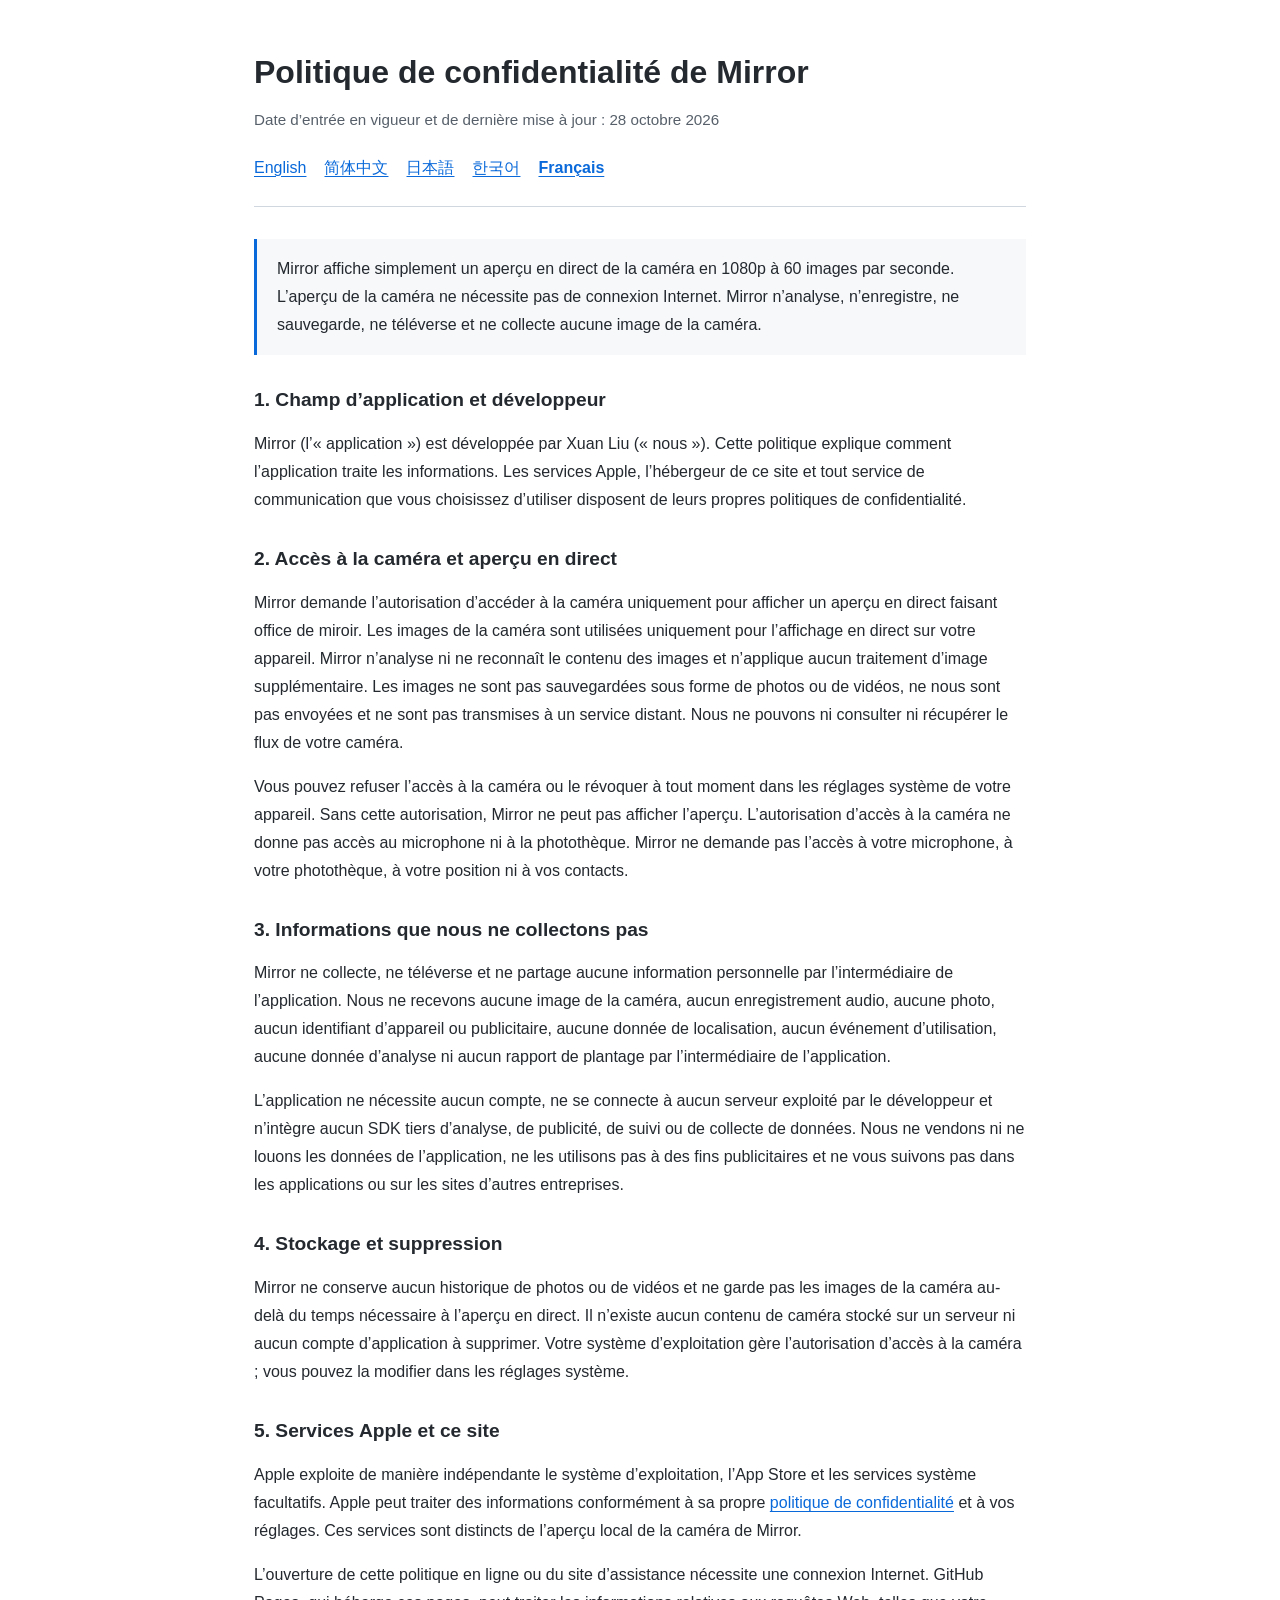
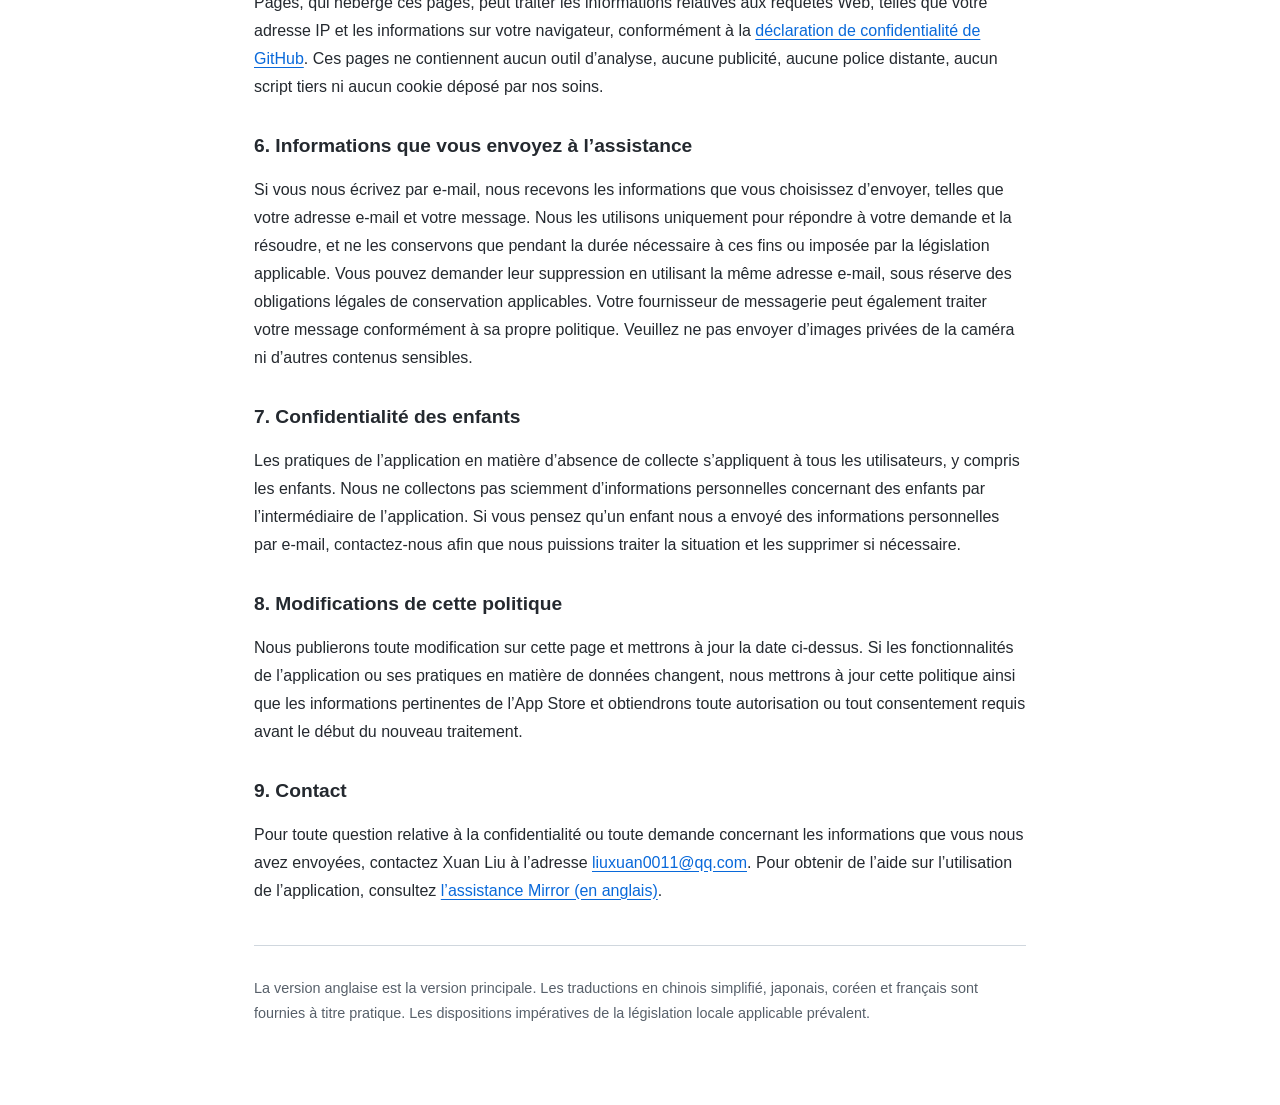
<file: Mirror/fr.html>
<!doctype html>
<html lang="fr">
<head>
<meta charset="utf-8">
<meta name="viewport" content="width=device-width, initial-scale=1">
<meta name="description" content="Mirror affiche un aperçu en direct de la caméra en 1080p à 60 images par seconde. L’app n’analyse, n’enregistre, ne sauvegarde, ne téléverse et ne collecte aucune image de la caméra.">
<title>Politique de confidentialité de Mirror</title>
<link rel="stylesheet" href="styles.css">
<link rel="alternate" hreflang="en" href="index.html">
<link rel="alternate" hreflang="zh-Hans" href="zh-Hans.html">
<link rel="alternate" hreflang="ja" href="ja.html">
<link rel="alternate" hreflang="ko" href="ko.html">
<link rel="alternate" hreflang="fr" href="fr.html">
<link rel="alternate" hreflang="x-default" href="index.html">
</head>
<body>
<header>
<h1>Politique de confidentialité de Mirror</h1>
<p class="meta">Date d’entrée en vigueur et de dernière mise à jour : 28 octobre 2026</p>
<nav aria-label="Language / 语言 / 言語 / 언어 / Langue">
<a href="index.html" lang="en" hreflang="en">English</a>
<a href="zh-Hans.html" lang="zh-Hans" hreflang="zh-Hans">简体中文</a>
<a href="ja.html" lang="ja" hreflang="ja">日本語</a>
<a href="ko.html" lang="ko" hreflang="ko">한국어</a>
<a href="fr.html" lang="fr" hreflang="fr" aria-current="page">Français</a>
</nav>
</header>
<main>
<p class="summary">Mirror affiche simplement un aperçu en direct de la caméra en 1080p à 60 images par seconde. L’aperçu de la caméra ne nécessite pas de connexion Internet. Mirror n’analyse, n’enregistre, ne sauvegarde, ne téléverse et ne collecte aucune image de la caméra.</p>
<section>
<h2>1. Champ d’application et développeur</h2>
<p>Mirror (l’« application ») est développée par Xuan Liu (« nous »). Cette politique explique comment l’application traite les informations. Les services Apple, l’hébergeur de ce site et tout service de communication que vous choisissez d’utiliser disposent de leurs propres politiques de confidentialité.</p>
</section>
<section>
<h2>2. Accès à la caméra et aperçu en direct</h2>
<p>Mirror demande l’autorisation d’accéder à la caméra uniquement pour afficher un aperçu en direct faisant office de miroir. Les images de la caméra sont utilisées uniquement pour l’affichage en direct sur votre appareil. Mirror n’analyse ni ne reconnaît le contenu des images et n’applique aucun traitement d’image supplémentaire. Les images ne sont pas sauvegardées sous forme de photos ou de vidéos, ne nous sont pas envoyées et ne sont pas transmises à un service distant. Nous ne pouvons ni consulter ni récupérer le flux de votre caméra.</p>
<p>Vous pouvez refuser l’accès à la caméra ou le révoquer à tout moment dans les réglages système de votre appareil. Sans cette autorisation, Mirror ne peut pas afficher l’aperçu. L’autorisation d’accès à la caméra ne donne pas accès au microphone ni à la photothèque. Mirror ne demande pas l’accès à votre microphone, à votre photothèque, à votre position ni à vos contacts.</p>
</section>
<section>
<h2>3. Informations que nous ne collectons pas</h2>
<p>Mirror ne collecte, ne téléverse et ne partage aucune information personnelle par l’intermédiaire de l’application. Nous ne recevons aucune image de la caméra, aucun enregistrement audio, aucune photo, aucun identifiant d’appareil ou publicitaire, aucune donnée de localisation, aucun événement d’utilisation, aucune donnée d’analyse ni aucun rapport de plantage par l’intermédiaire de l’application.</p>
<p>L’application ne nécessite aucun compte, ne se connecte à aucun serveur exploité par le développeur et n’intègre aucun SDK tiers d’analyse, de publicité, de suivi ou de collecte de données. Nous ne vendons ni ne louons les données de l’application, ne les utilisons pas à des fins publicitaires et ne vous suivons pas dans les applications ou sur les sites d’autres entreprises.</p>
</section>
<section>
<h2>4. Stockage et suppression</h2>
<p>Mirror ne conserve aucun historique de photos ou de vidéos et ne garde pas les images de la caméra au-delà du temps nécessaire à l’aperçu en direct. Il n’existe aucun contenu de caméra stocké sur un serveur ni aucun compte d’application à supprimer. Votre système d’exploitation gère l’autorisation d’accès à la caméra ; vous pouvez la modifier dans les réglages système.</p>
</section>
<section>
<h2>5. Services Apple et ce site</h2>
<p>Apple exploite de manière indépendante le système d’exploitation, l’App Store et les services système facultatifs. Apple peut traiter des informations conformément à sa propre <a href="https://www.apple.com/legal/privacy/">politique de confidentialité</a> et à vos réglages. Ces services sont distincts de l’aperçu local de la caméra de Mirror.</p>
<p>L’ouverture de cette politique en ligne ou du site d’assistance nécessite une connexion Internet. GitHub Pages, qui héberge ces pages, peut traiter les informations relatives aux requêtes Web, telles que votre adresse IP et les informations sur votre navigateur, conformément à la <a href="https://docs.github.com/en/site-policy/privacy-policies/github-general-privacy-statement">déclaration de confidentialité de GitHub</a>. Ces pages ne contiennent aucun outil d’analyse, aucune publicité, aucune police distante, aucun script tiers ni aucun cookie déposé par nos soins.</p>
</section>
<section>
<h2>6. Informations que vous envoyez à l’assistance</h2>
<p>Si vous nous écrivez par e-mail, nous recevons les informations que vous choisissez d’envoyer, telles que votre adresse e-mail et votre message. Nous les utilisons uniquement pour répondre à votre demande et la résoudre, et ne les conservons que pendant la durée nécessaire à ces fins ou imposée par la législation applicable. Vous pouvez demander leur suppression en utilisant la même adresse e-mail, sous réserve des obligations légales de conservation applicables. Votre fournisseur de messagerie peut également traiter votre message conformément à sa propre politique. Veuillez ne pas envoyer d’images privées de la caméra ni d’autres contenus sensibles.</p>
</section>
<section>
<h2>7. Confidentialité des enfants</h2>
<p>Les pratiques de l’application en matière d’absence de collecte s’appliquent à tous les utilisateurs, y compris les enfants. Nous ne collectons pas sciemment d’informations personnelles concernant des enfants par l’intermédiaire de l’application. Si vous pensez qu’un enfant nous a envoyé des informations personnelles par e-mail, contactez-nous afin que nous puissions traiter la situation et les supprimer si nécessaire.</p>
</section>
<section>
<h2>8. Modifications de cette politique</h2>
<p>Nous publierons toute modification sur cette page et mettrons à jour la date ci-dessus. Si les fonctionnalités de l’application ou ses pratiques en matière de données changent, nous mettrons à jour cette politique ainsi que les informations pertinentes de l’App Store et obtiendrons toute autorisation ou tout consentement requis avant le début du nouveau traitement.</p>
</section>
<section>
<h2>9. Contact</h2>
<p>Pour toute question relative à la confidentialité ou toute demande concernant les informations que vous nous avez envoyées, contactez Xuan Liu à l’adresse <a href="mailto:liuxuan0011@qq.com">liuxuan0011@qq.com</a>. Pour obtenir de l’aide sur l’utilisation de l’application, consultez <a href="support.html">l’assistance Mirror (en anglais)</a>.</p>
</section>
</main>
<footer><p>La version anglaise est la version principale. Les traductions en chinois simplifié, japonais, coréen et français sont fournies à titre pratique. Les dispositions impératives de la législation locale applicable prévalent.</p></footer>
</body>
</html>
</file>
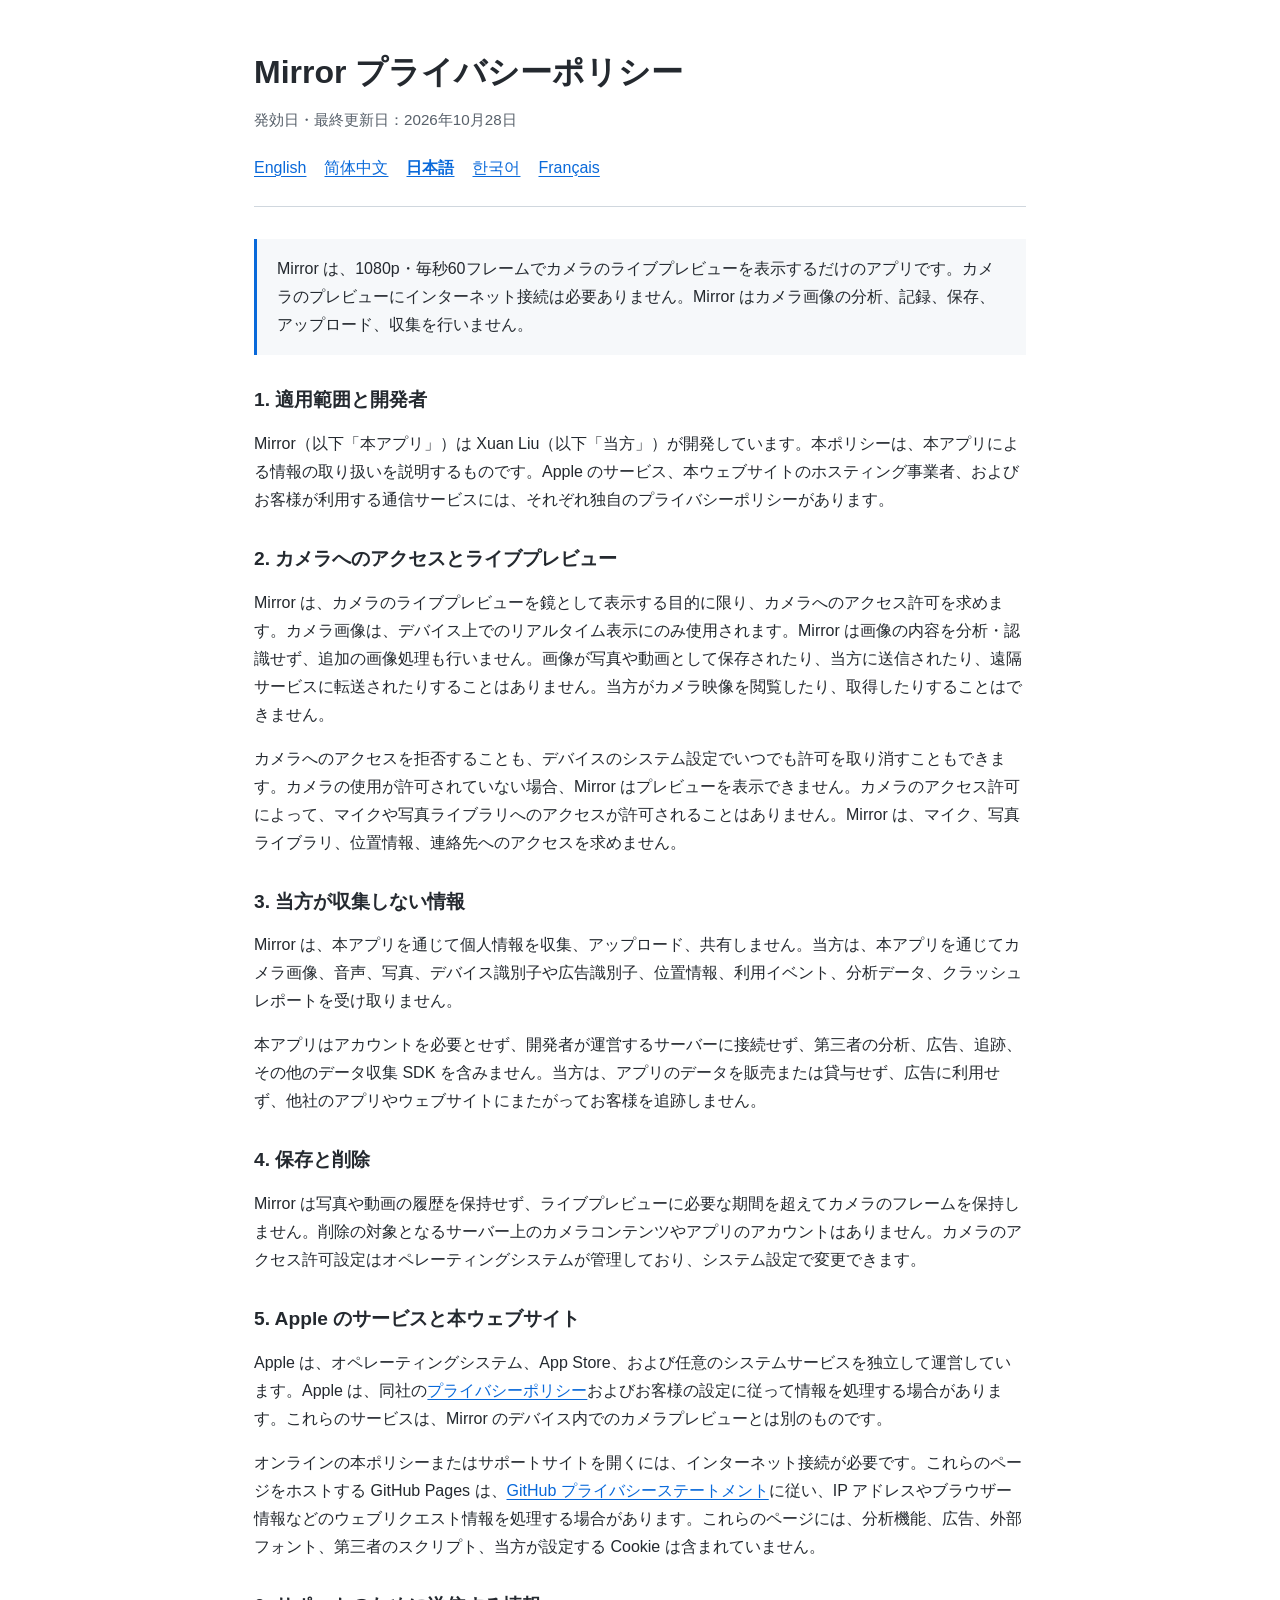
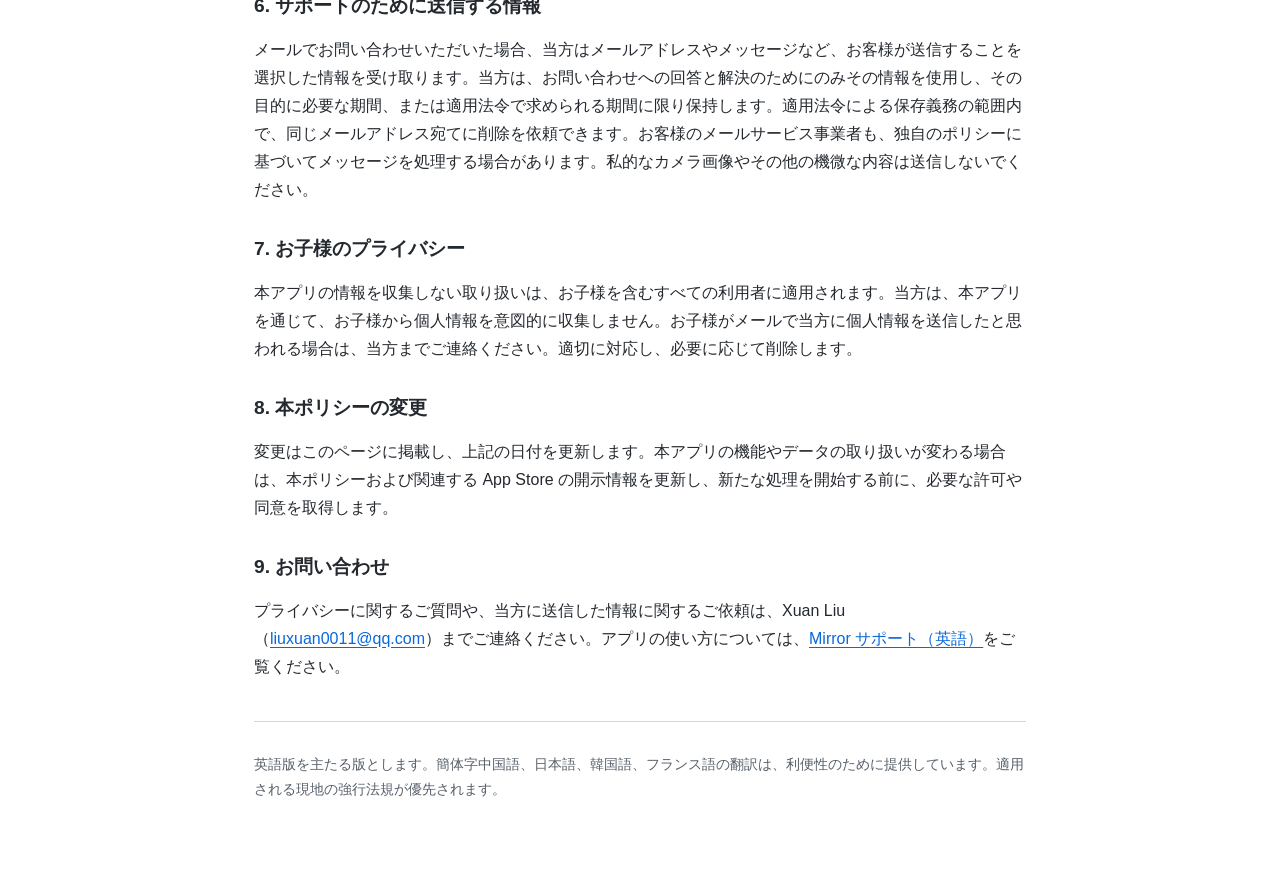
<file: Mirror/ja.html>
<!doctype html>
<html lang="ja">
<head>
<meta charset="utf-8">
<meta name="viewport" content="width=device-width, initial-scale=1">
<meta name="description" content="Mirror は 1080p・毎秒60フレームでカメラのライブプレビューを表示します。カメラ画像の分析、記録、保存、アップロード、収集は行いません。">
<title>Mirror プライバシーポリシー</title>
<link rel="stylesheet" href="styles.css">
<link rel="alternate" hreflang="en" href="index.html">
<link rel="alternate" hreflang="zh-Hans" href="zh-Hans.html">
<link rel="alternate" hreflang="ja" href="ja.html">
<link rel="alternate" hreflang="ko" href="ko.html">
<link rel="alternate" hreflang="fr" href="fr.html">
<link rel="alternate" hreflang="x-default" href="index.html">
</head>
<body>
<header>
<h1>Mirror プライバシーポリシー</h1>
<p class="meta">発効日・最終更新日：2026年10月28日</p>
<nav aria-label="Language / 语言 / 言語 / 언어 / Langue">
<a href="index.html" lang="en" hreflang="en">English</a>
<a href="zh-Hans.html" lang="zh-Hans" hreflang="zh-Hans">简体中文</a>
<a href="ja.html" lang="ja" hreflang="ja" aria-current="page">日本語</a>
<a href="ko.html" lang="ko" hreflang="ko">한국어</a>
<a href="fr.html" lang="fr" hreflang="fr">Français</a>
</nav>
</header>
<main>
<p class="summary">Mirror は、1080p・毎秒60フレームでカメラのライブプレビューを表示するだけのアプリです。カメラのプレビューにインターネット接続は必要ありません。Mirror はカメラ画像の分析、記録、保存、アップロード、収集を行いません。</p>
<section>
<h2>1. 適用範囲と開発者</h2>
<p>Mirror（以下「本アプリ」）は Xuan Liu（以下「当方」）が開発しています。本ポリシーは、本アプリによる情報の取り扱いを説明するものです。Apple のサービス、本ウェブサイトのホスティング事業者、およびお客様が利用する通信サービスには、それぞれ独自のプライバシーポリシーがあります。</p>
</section>
<section>
<h2>2. カメラへのアクセスとライブプレビュー</h2>
<p>Mirror は、カメラのライブプレビューを鏡として表示する目的に限り、カメラへのアクセス許可を求めます。カメラ画像は、デバイス上でのリアルタイム表示にのみ使用されます。Mirror は画像の内容を分析・認識せず、追加の画像処理も行いません。画像が写真や動画として保存されたり、当方に送信されたり、遠隔サービスに転送されたりすることはありません。当方がカメラ映像を閲覧したり、取得したりすることはできません。</p>
<p>カメラへのアクセスを拒否することも、デバイスのシステム設定でいつでも許可を取り消すこともできます。カメラの使用が許可されていない場合、Mirror はプレビューを表示できません。カメラのアクセス許可によって、マイクや写真ライブラリへのアクセスが許可されることはありません。Mirror は、マイク、写真ライブラリ、位置情報、連絡先へのアクセスを求めません。</p>
</section>
<section>
<h2>3. 当方が収集しない情報</h2>
<p>Mirror は、本アプリを通じて個人情報を収集、アップロード、共有しません。当方は、本アプリを通じてカメラ画像、音声、写真、デバイス識別子や広告識別子、位置情報、利用イベント、分析データ、クラッシュレポートを受け取りません。</p>
<p>本アプリはアカウントを必要とせず、開発者が運営するサーバーに接続せず、第三者の分析、広告、追跡、その他のデータ収集 SDK を含みません。当方は、アプリのデータを販売または貸与せず、広告に利用せず、他社のアプリやウェブサイトにまたがってお客様を追跡しません。</p>
</section>
<section>
<h2>4. 保存と削除</h2>
<p>Mirror は写真や動画の履歴を保持せず、ライブプレビューに必要な期間を超えてカメラのフレームを保持しません。削除の対象となるサーバー上のカメラコンテンツやアプリのアカウントはありません。カメラのアクセス許可設定はオペレーティングシステムが管理しており、システム設定で変更できます。</p>
</section>
<section>
<h2>5. Apple のサービスと本ウェブサイト</h2>
<p>Apple は、オペレーティングシステム、App Store、および任意のシステムサービスを独立して運営しています。Apple は、同社の<a href="https://www.apple.com/legal/privacy/">プライバシーポリシー</a>およびお客様の設定に従って情報を処理する場合があります。これらのサービスは、Mirror のデバイス内でのカメラプレビューとは別のものです。</p>
<p>オンラインの本ポリシーまたはサポートサイトを開くには、インターネット接続が必要です。これらのページをホストする GitHub Pages は、<a href="https://docs.github.com/en/site-policy/privacy-policies/github-general-privacy-statement">GitHub プライバシーステートメント</a>に従い、IP アドレスやブラウザー情報などのウェブリクエスト情報を処理する場合があります。これらのページには、分析機能、広告、外部フォント、第三者のスクリプト、当方が設定する Cookie は含まれていません。</p>
</section>
<section>
<h2>6. サポートのために送信する情報</h2>
<p>メールでお問い合わせいただいた場合、当方はメールアドレスやメッセージなど、お客様が送信することを選択した情報を受け取ります。当方は、お問い合わせへの回答と解決のためにのみその情報を使用し、その目的に必要な期間、または適用法令で求められる期間に限り保持します。適用法令による保存義務の範囲内で、同じメールアドレス宛てに削除を依頼できます。お客様のメールサービス事業者も、独自のポリシーに基づいてメッセージを処理する場合があります。私的なカメラ画像やその他の機微な内容は送信しないでください。</p>
</section>
<section>
<h2>7. お子様のプライバシー</h2>
<p>本アプリの情報を収集しない取り扱いは、お子様を含むすべての利用者に適用されます。当方は、本アプリを通じて、お子様から個人情報を意図的に収集しません。お子様がメールで当方に個人情報を送信したと思われる場合は、当方までご連絡ください。適切に対応し、必要に応じて削除します。</p>
</section>
<section>
<h2>8. 本ポリシーの変更</h2>
<p>変更はこのページに掲載し、上記の日付を更新します。本アプリの機能やデータの取り扱いが変わる場合は、本ポリシーおよび関連する App Store の開示情報を更新し、新たな処理を開始する前に、必要な許可や同意を取得します。</p>
</section>
<section>
<h2>9. お問い合わせ</h2>
<p>プライバシーに関するご質問や、当方に送信した情報に関するご依頼は、Xuan Liu（<a href="mailto:liuxuan0011@qq.com">liuxuan0011@qq.com</a>）までご連絡ください。アプリの使い方については、<a href="support.html">Mirror サポート（英語）</a>をご覧ください。</p>
</section>
</main>
<footer><p>英語版を主たる版とします。簡体字中国語、日本語、韓国語、フランス語の翻訳は、利便性のために提供しています。適用される現地の強行法規が優先されます。</p></footer>
</body>
</html>
</file>
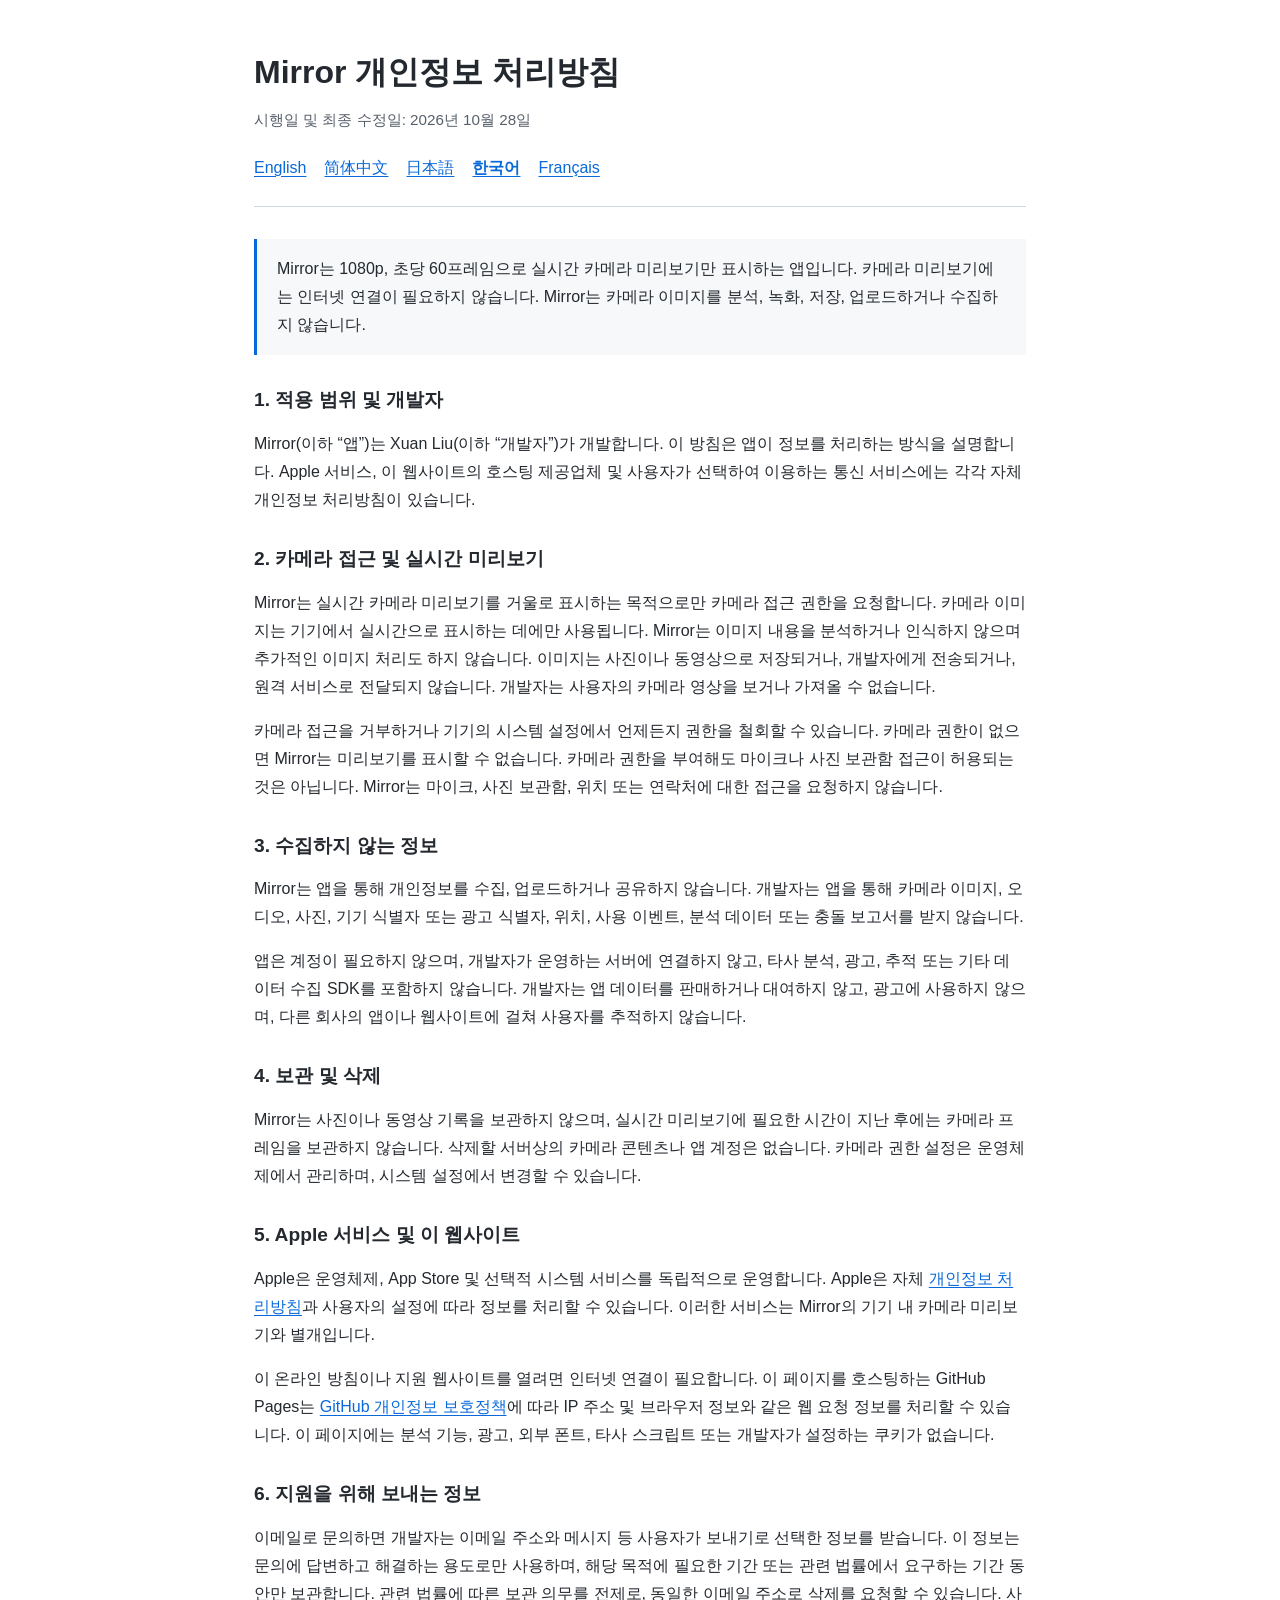
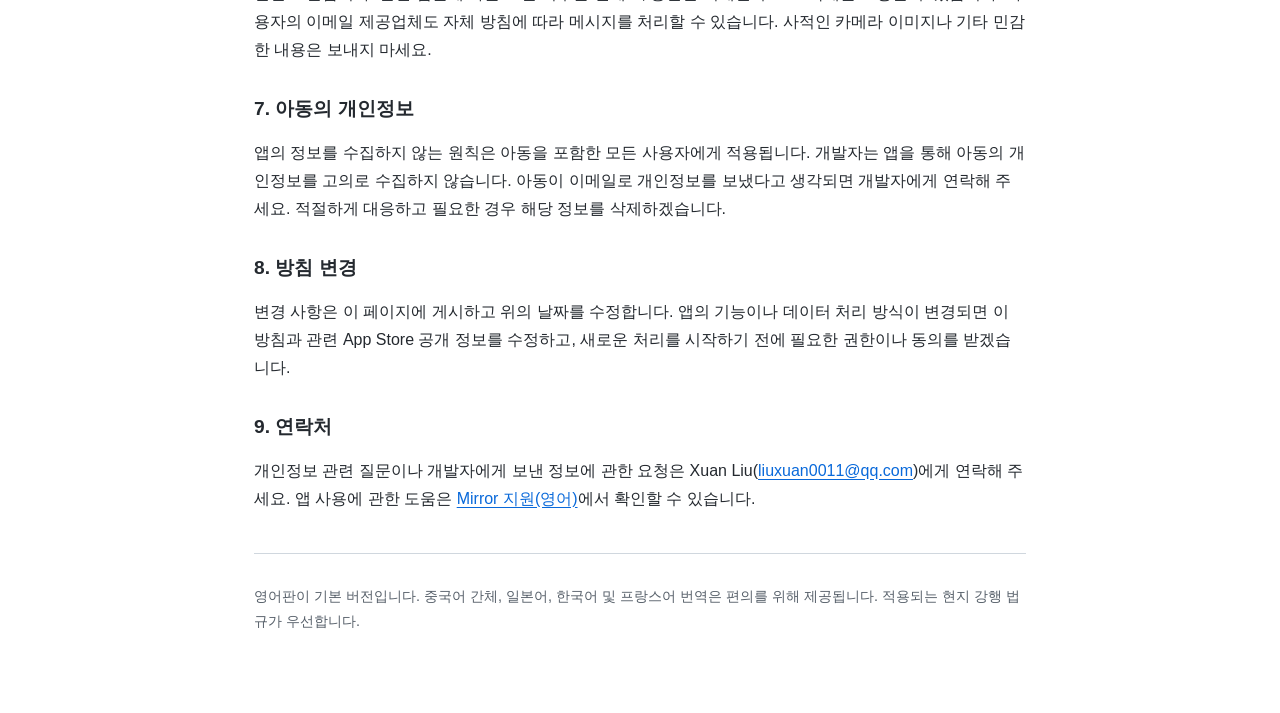
<file: Mirror/ko.html>
<!doctype html>
<html lang="ko">
<head>
<meta charset="utf-8">
<meta name="viewport" content="width=device-width, initial-scale=1">
<meta name="description" content="Mirror는 1080p, 초당 60프레임으로 실시간 카메라 미리보기를 표시합니다. 카메라 이미지를 분석, 녹화, 저장, 업로드하거나 수집하지 않습니다.">
<title>Mirror 개인정보 처리방침</title>
<link rel="stylesheet" href="styles.css">
<link rel="alternate" hreflang="en" href="index.html">
<link rel="alternate" hreflang="zh-Hans" href="zh-Hans.html">
<link rel="alternate" hreflang="ja" href="ja.html">
<link rel="alternate" hreflang="ko" href="ko.html">
<link rel="alternate" hreflang="fr" href="fr.html">
<link rel="alternate" hreflang="x-default" href="index.html">
</head>
<body>
<header>
<h1>Mirror 개인정보 처리방침</h1>
<p class="meta">시행일 및 최종 수정일: 2026년 10월 28일</p>
<nav aria-label="Language / 语言 / 言語 / 언어 / Langue">
<a href="index.html" lang="en" hreflang="en">English</a>
<a href="zh-Hans.html" lang="zh-Hans" hreflang="zh-Hans">简体中文</a>
<a href="ja.html" lang="ja" hreflang="ja">日本語</a>
<a href="ko.html" lang="ko" hreflang="ko" aria-current="page">한국어</a>
<a href="fr.html" lang="fr" hreflang="fr">Français</a>
</nav>
</header>
<main>
<p class="summary">Mirror는 1080p, 초당 60프레임으로 실시간 카메라 미리보기만 표시하는 앱입니다. 카메라 미리보기에는 인터넷 연결이 필요하지 않습니다. Mirror는 카메라 이미지를 분석, 녹화, 저장, 업로드하거나 수집하지 않습니다.</p>
<section>
<h2>1. 적용 범위 및 개발자</h2>
<p>Mirror(이하 “앱”)는 Xuan Liu(이하 “개발자”)가 개발합니다. 이 방침은 앱이 정보를 처리하는 방식을 설명합니다. Apple 서비스, 이 웹사이트의 호스팅 제공업체 및 사용자가 선택하여 이용하는 통신 서비스에는 각각 자체 개인정보 처리방침이 있습니다.</p>
</section>
<section>
<h2>2. 카메라 접근 및 실시간 미리보기</h2>
<p>Mirror는 실시간 카메라 미리보기를 거울로 표시하는 목적으로만 카메라 접근 권한을 요청합니다. 카메라 이미지는 기기에서 실시간으로 표시하는 데에만 사용됩니다. Mirror는 이미지 내용을 분석하거나 인식하지 않으며 추가적인 이미지 처리도 하지 않습니다. 이미지는 사진이나 동영상으로 저장되거나, 개발자에게 전송되거나, 원격 서비스로 전달되지 않습니다. 개발자는 사용자의 카메라 영상을 보거나 가져올 수 없습니다.</p>
<p>카메라 접근을 거부하거나 기기의 시스템 설정에서 언제든지 권한을 철회할 수 있습니다. 카메라 권한이 없으면 Mirror는 미리보기를 표시할 수 없습니다. 카메라 권한을 부여해도 마이크나 사진 보관함 접근이 허용되는 것은 아닙니다. Mirror는 마이크, 사진 보관함, 위치 또는 연락처에 대한 접근을 요청하지 않습니다.</p>
</section>
<section>
<h2>3. 수집하지 않는 정보</h2>
<p>Mirror는 앱을 통해 개인정보를 수집, 업로드하거나 공유하지 않습니다. 개발자는 앱을 통해 카메라 이미지, 오디오, 사진, 기기 식별자 또는 광고 식별자, 위치, 사용 이벤트, 분석 데이터 또는 충돌 보고서를 받지 않습니다.</p>
<p>앱은 계정이 필요하지 않으며, 개발자가 운영하는 서버에 연결하지 않고, 타사 분석, 광고, 추적 또는 기타 데이터 수집 SDK를 포함하지 않습니다. 개발자는 앱 데이터를 판매하거나 대여하지 않고, 광고에 사용하지 않으며, 다른 회사의 앱이나 웹사이트에 걸쳐 사용자를 추적하지 않습니다.</p>
</section>
<section>
<h2>4. 보관 및 삭제</h2>
<p>Mirror는 사진이나 동영상 기록을 보관하지 않으며, 실시간 미리보기에 필요한 시간이 지난 후에는 카메라 프레임을 보관하지 않습니다. 삭제할 서버상의 카메라 콘텐츠나 앱 계정은 없습니다. 카메라 권한 설정은 운영체제에서 관리하며, 시스템 설정에서 변경할 수 있습니다.</p>
</section>
<section>
<h2>5. Apple 서비스 및 이 웹사이트</h2>
<p>Apple은 운영체제, App Store 및 선택적 시스템 서비스를 독립적으로 운영합니다. Apple은 자체 <a href="https://www.apple.com/legal/privacy/">개인정보 처리방침</a>과 사용자의 설정에 따라 정보를 처리할 수 있습니다. 이러한 서비스는 Mirror의 기기 내 카메라 미리보기와 별개입니다.</p>
<p>이 온라인 방침이나 지원 웹사이트를 열려면 인터넷 연결이 필요합니다. 이 페이지를 호스팅하는 GitHub Pages는 <a href="https://docs.github.com/en/site-policy/privacy-policies/github-general-privacy-statement">GitHub 개인정보 보호정책</a>에 따라 IP 주소 및 브라우저 정보와 같은 웹 요청 정보를 처리할 수 있습니다. 이 페이지에는 분석 기능, 광고, 외부 폰트, 타사 스크립트 또는 개발자가 설정하는 쿠키가 없습니다.</p>
</section>
<section>
<h2>6. 지원을 위해 보내는 정보</h2>
<p>이메일로 문의하면 개발자는 이메일 주소와 메시지 등 사용자가 보내기로 선택한 정보를 받습니다. 이 정보는 문의에 답변하고 해결하는 용도로만 사용하며, 해당 목적에 필요한 기간 또는 관련 법률에서 요구하는 기간 동안만 보관합니다. 관련 법률에 따른 보관 의무를 전제로, 동일한 이메일 주소로 삭제를 요청할 수 있습니다. 사용자의 이메일 제공업체도 자체 방침에 따라 메시지를 처리할 수 있습니다. 사적인 카메라 이미지나 기타 민감한 내용은 보내지 마세요.</p>
</section>
<section>
<h2>7. 아동의 개인정보</h2>
<p>앱의 정보를 수집하지 않는 원칙은 아동을 포함한 모든 사용자에게 적용됩니다. 개발자는 앱을 통해 아동의 개인정보를 고의로 수집하지 않습니다. 아동이 이메일로 개인정보를 보냈다고 생각되면 개발자에게 연락해 주세요. 적절하게 대응하고 필요한 경우 해당 정보를 삭제하겠습니다.</p>
</section>
<section>
<h2>8. 방침 변경</h2>
<p>변경 사항은 이 페이지에 게시하고 위의 날짜를 수정합니다. 앱의 기능이나 데이터 처리 방식이 변경되면 이 방침과 관련 App Store 공개 정보를 수정하고, 새로운 처리를 시작하기 전에 필요한 권한이나 동의를 받겠습니다.</p>
</section>
<section>
<h2>9. 연락처</h2>
<p>개인정보 관련 질문이나 개발자에게 보낸 정보에 관한 요청은 Xuan Liu(<a href="mailto:liuxuan0011@qq.com">liuxuan0011@qq.com</a>)에게 연락해 주세요. 앱 사용에 관한 도움은 <a href="support.html">Mirror 지원(영어)</a>에서 확인할 수 있습니다.</p>
</section>
</main>
<footer><p>영어판이 기본 버전입니다. 중국어 간체, 일본어, 한국어 및 프랑스어 번역은 편의를 위해 제공됩니다. 적용되는 현지 강행 법규가 우선합니다.</p></footer>
</body>
</html>
</file>
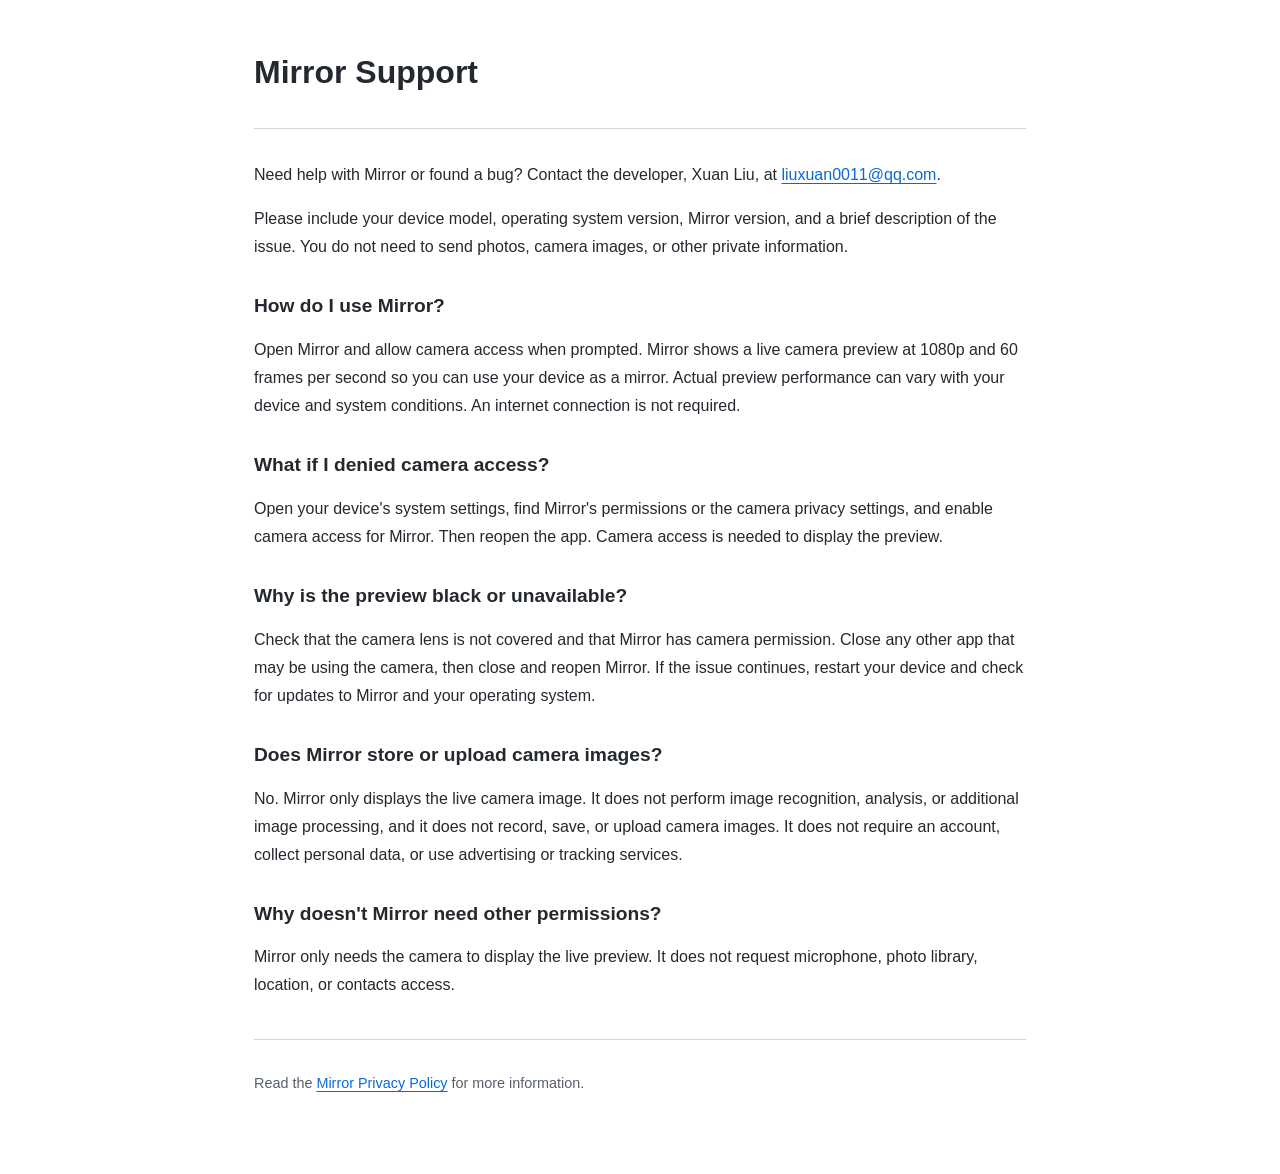
<file: Mirror/support.html>
<!doctype html>
<html lang="en">
<head>
<meta charset="utf-8">
<meta name="viewport" content="width=device-width, initial-scale=1">
<meta name="description" content="Get help with Mirror, camera permissions, and the live camera preview. Contact the developer for technical support.">
<title>Mirror Support</title>
<link rel="stylesheet" href="styles.css">
</head>
<body>
<header>
<h1>Mirror Support</h1>
</header>
<main>
<p>Need help with Mirror or found a bug? Contact the developer, Xuan Liu, at <a href="mailto:liuxuan0011@qq.com">liuxuan0011@qq.com</a>.</p>
<p>Please include your device model, operating system version, Mirror version, and a brief description of the issue. You do not need to send photos, camera images, or other private information.</p>
<section>
<h2>How do I use Mirror?</h2>
<p>Open Mirror and allow camera access when prompted. Mirror shows a live camera preview at 1080p and 60 frames per second so you can use your device as a mirror. Actual preview performance can vary with your device and system conditions. An internet connection is not required.</p>
</section>
<section>
<h2>What if I denied camera access?</h2>
<p>Open your device's system settings, find Mirror's permissions or the camera privacy settings, and enable camera access for Mirror. Then reopen the app. Camera access is needed to display the preview.</p>
</section>
<section>
<h2>Why is the preview black or unavailable?</h2>
<p>Check that the camera lens is not covered and that Mirror has camera permission. Close any other app that may be using the camera, then close and reopen Mirror. If the issue continues, restart your device and check for updates to Mirror and your operating system.</p>
</section>
<section>
<h2>Does Mirror store or upload camera images?</h2>
<p>No. Mirror only displays the live camera image. It does not perform image recognition, analysis, or additional image processing, and it does not record, save, or upload camera images. It does not require an account, collect personal data, or use advertising or tracking services.</p>
</section>
<section>
<h2>Why doesn't Mirror need other permissions?</h2>
<p>Mirror only needs the camera to display the live preview. It does not request microphone, photo library, location, or contacts access.</p>
</section>
</main>
<footer>
<p>Read the <a href="index.html">Mirror Privacy Policy</a> for more information.</p>
</footer>
</body>
</html>
</file>
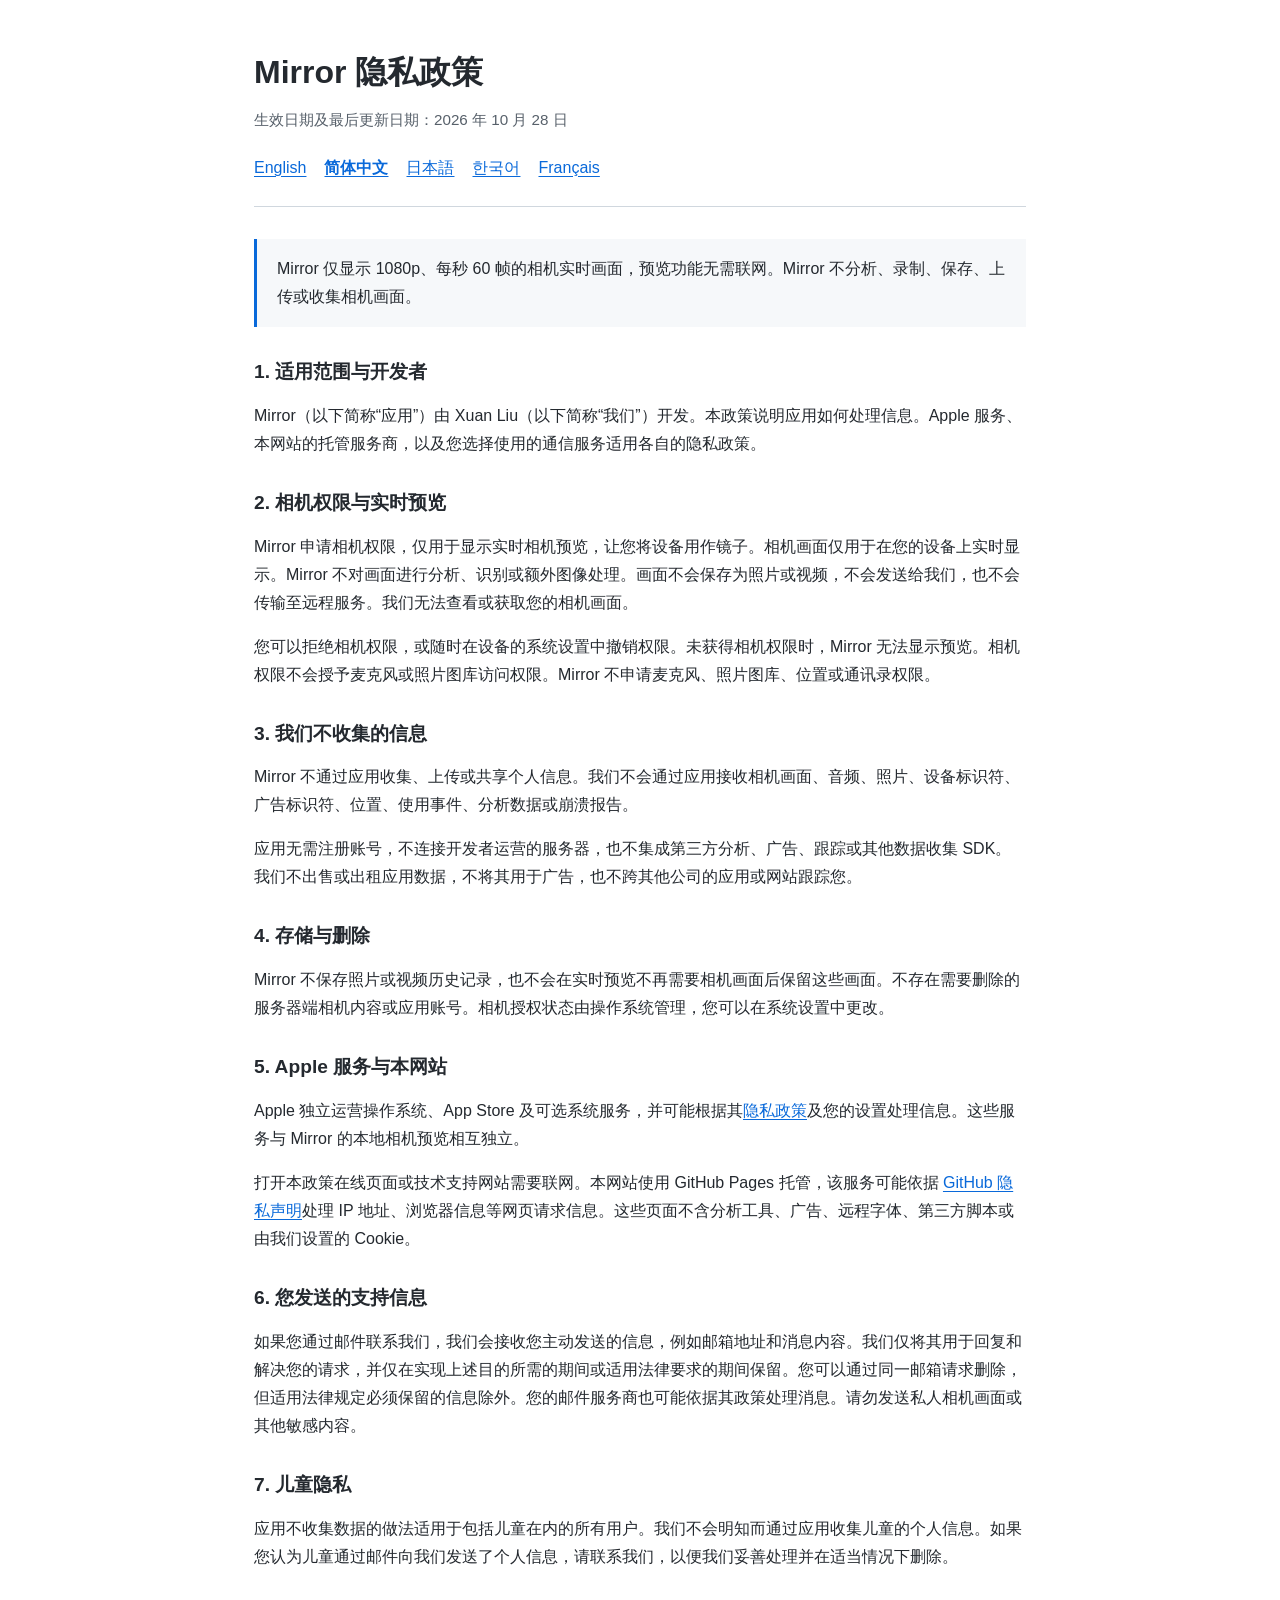
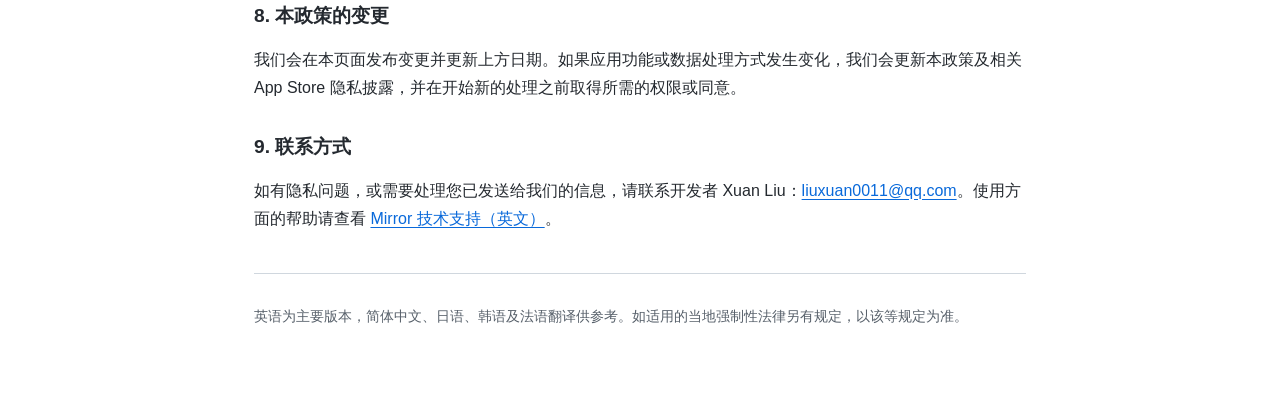
<file: Mirror/zh-Hans.html>
<!doctype html>
<html lang="zh-Hans">
<head>
<meta charset="utf-8">
<meta name="viewport" content="width=device-width, initial-scale=1">
<meta name="description" content="Mirror 仅显示 1080p、60 帧的相机实时画面，不分析、录制、保存、上传或收集相机画面。">
<title>Mirror 隐私政策</title>
<link rel="stylesheet" href="styles.css">
<link rel="alternate" hreflang="en" href="index.html">
<link rel="alternate" hreflang="zh-Hans" href="zh-Hans.html">
<link rel="alternate" hreflang="ja" href="ja.html">
<link rel="alternate" hreflang="ko" href="ko.html">
<link rel="alternate" hreflang="fr" href="fr.html">
<link rel="alternate" hreflang="x-default" href="index.html">
</head>
<body>
<header>
<h1>Mirror 隐私政策</h1>
<p class="meta">生效日期及最后更新日期：2026 年 10 月 28 日</p>
<nav aria-label="Language / 语言 / 言語 / 언어 / Langue">
<a href="index.html" lang="en" hreflang="en">English</a>
<a href="zh-Hans.html" lang="zh-Hans" hreflang="zh-Hans" aria-current="page">简体中文</a>
<a href="ja.html" lang="ja" hreflang="ja">日本語</a>
<a href="ko.html" lang="ko" hreflang="ko">한국어</a>
<a href="fr.html" lang="fr" hreflang="fr">Français</a>
</nav>
</header>
<main>
<p class="summary">Mirror 仅显示 1080p、每秒 60 帧的相机实时画面，预览功能无需联网。Mirror 不分析、录制、保存、上传或收集相机画面。</p>
<section>
<h2>1. 适用范围与开发者</h2>
<p>Mirror（以下简称“应用”）由 Xuan Liu（以下简称“我们”）开发。本政策说明应用如何处理信息。Apple 服务、本网站的托管服务商，以及您选择使用的通信服务适用各自的隐私政策。</p>
</section>
<section>
<h2>2. 相机权限与实时预览</h2>
<p>Mirror 申请相机权限，仅用于显示实时相机预览，让您将设备用作镜子。相机画面仅用于在您的设备上实时显示。Mirror 不对画面进行分析、识别或额外图像处理。画面不会保存为照片或视频，不会发送给我们，也不会传输至远程服务。我们无法查看或获取您的相机画面。</p>
<p>您可以拒绝相机权限，或随时在设备的系统设置中撤销权限。未获得相机权限时，Mirror 无法显示预览。相机权限不会授予麦克风或照片图库访问权限。Mirror 不申请麦克风、照片图库、位置或通讯录权限。</p>
</section>
<section>
<h2>3. 我们不收集的信息</h2>
<p>Mirror 不通过应用收集、上传或共享个人信息。我们不会通过应用接收相机画面、音频、照片、设备标识符、广告标识符、位置、使用事件、分析数据或崩溃报告。</p>
<p>应用无需注册账号，不连接开发者运营的服务器，也不集成第三方分析、广告、跟踪或其他数据收集 SDK。我们不出售或出租应用数据，不将其用于广告，也不跨其他公司的应用或网站跟踪您。</p>
</section>
<section>
<h2>4. 存储与删除</h2>
<p>Mirror 不保存照片或视频历史记录，也不会在实时预览不再需要相机画面后保留这些画面。不存在需要删除的服务器端相机内容或应用账号。相机授权状态由操作系统管理，您可以在系统设置中更改。</p>
</section>
<section>
<h2>5. Apple 服务与本网站</h2>
<p>Apple 独立运营操作系统、App Store 及可选系统服务，并可能根据其<a href="https://www.apple.com/legal/privacy/">隐私政策</a>及您的设置处理信息。这些服务与 Mirror 的本地相机预览相互独立。</p>
<p>打开本政策在线页面或技术支持网站需要联网。本网站使用 GitHub Pages 托管，该服务可能依据 <a href="https://docs.github.com/en/site-policy/privacy-policies/github-general-privacy-statement">GitHub 隐私声明</a>处理 IP 地址、浏览器信息等网页请求信息。这些页面不含分析工具、广告、远程字体、第三方脚本或由我们设置的 Cookie。</p>
</section>
<section>
<h2>6. 您发送的支持信息</h2>
<p>如果您通过邮件联系我们，我们会接收您主动发送的信息，例如邮箱地址和消息内容。我们仅将其用于回复和解决您的请求，并仅在实现上述目的所需的期间或适用法律要求的期间保留。您可以通过同一邮箱请求删除，但适用法律规定必须保留的信息除外。您的邮件服务商也可能依据其政策处理消息。请勿发送私人相机画面或其他敏感内容。</p>
</section>
<section>
<h2>7. 儿童隐私</h2>
<p>应用不收集数据的做法适用于包括儿童在内的所有用户。我们不会明知而通过应用收集儿童的个人信息。如果您认为儿童通过邮件向我们发送了个人信息，请联系我们，以便我们妥善处理并在适当情况下删除。</p>
</section>
<section>
<h2>8. 本政策的变更</h2>
<p>我们会在本页面发布变更并更新上方日期。如果应用功能或数据处理方式发生变化，我们会更新本政策及相关 App Store 隐私披露，并在开始新的处理之前取得所需的权限或同意。</p>
</section>
<section>
<h2>9. 联系方式</h2>
<p>如有隐私问题，或需要处理您已发送给我们的信息，请联系开发者 Xuan Liu：<a href="mailto:liuxuan0011@qq.com">liuxuan0011@qq.com</a>。使用方面的帮助请查看 <a href="support.html" lang="en">Mirror 技术支持（英文）</a>。</p>
</section>
</main>
<footer><p>英语为主要版本，简体中文、日语、韩语及法语翻译供参考。如适用的当地强制性法律另有规定，以该等规定为准。</p></footer>
</body>
</html>
</file>
<file: ChatBlur/styles.css>
:root { color-scheme: light dark; font-family: -apple-system, BlinkMacSystemFont, "Segoe UI", sans-serif; line-height: 1.75; color: #24292f; background: #fff; }
* { box-sizing: border-box; }
body { max-width: 820px; margin: 0 auto; padding: 40px 24px 64px; overflow-wrap: anywhere; }
header { border-bottom: 1px solid #d0d7de; padding-bottom: 24px; margin-bottom: 32px; }
h1 { font-size: 2rem; line-height: 1.25; margin: 12px 0; }
h2 { font-size: 1.2rem; line-height: 1.4; margin-top: 32px; }
a { color: #0969da; text-underline-offset: 3px; }
nav { display: flex; flex-wrap: wrap; gap: 8px 18px; margin-top: 20px; }
nav [aria-current="page"] { font-weight: 700; }
.meta { color: #57606a; font-size: .95rem; }
.summary { background: #f6f8fa; border-left: 3px solid #0969da; padding: 16px 20px; }
footer { border-top: 1px solid #d0d7de; margin-top: 40px; padding-top: 16px; font-size: .9rem; color: #57606a; }
@media (prefers-color-scheme: dark) {
  :root { color: #e6edf3; background: #0d1117; }
  header, footer { border-color: #30363d; }
  a { color: #79c0ff; }
  .meta, footer { color: #9da7b3; }
  .summary { background: #161b22; border-color: #79c0ff; }
}
@media (max-width: 480px) { body { padding: 24px 18px 40px; } h1 { font-size: 1.7rem; } }
@media print { :root { color: #000; background: #fff; } body { max-width: none; padding: 0; } nav { display: none; } .summary { background: none; } }
</file>
<file: Mirror/styles.css>
:root { color-scheme: light dark; font-family: -apple-system, BlinkMacSystemFont, "Segoe UI", sans-serif; line-height: 1.75; color: #24292f; background: #fff; }
* { box-sizing: border-box; }
body { max-width: 820px; margin: 0 auto; padding: 40px 24px 64px; overflow-wrap: anywhere; }
header { border-bottom: 1px solid #d0d7de; padding-bottom: 24px; margin-bottom: 32px; }
h1 { font-size: 2rem; line-height: 1.25; margin: 12px 0; }
h2 { font-size: 1.2rem; line-height: 1.4; margin-top: 32px; }
a { color: #0969da; text-underline-offset: 3px; }
nav { display: flex; flex-wrap: wrap; gap: 8px 18px; margin-top: 20px; }
nav [aria-current="page"] { font-weight: 700; }
.meta { color: #57606a; font-size: .95rem; }
.summary { background: #f6f8fa; border-left: 3px solid #0969da; padding: 16px 20px; }
footer { border-top: 1px solid #d0d7de; margin-top: 40px; padding-top: 16px; font-size: .9rem; color: #57606a; }
@media (prefers-color-scheme: dark) {
  :root { color: #e6edf3; background: #0d1117; }
  header, footer { border-color: #30363d; }
  a { color: #79c0ff; }
  .meta, footer { color: #9da7b3; }
  .summary { background: #161b22; border-color: #79c0ff; }
}
@media (max-width: 480px) { body { padding: 24px 18px 40px; } h1 { font-size: 1.7rem; } }
@media print { :root { color: #000; background: #fff; } body { max-width: none; padding: 0; } nav { display: none; } .summary { background: none; } }
</file>
